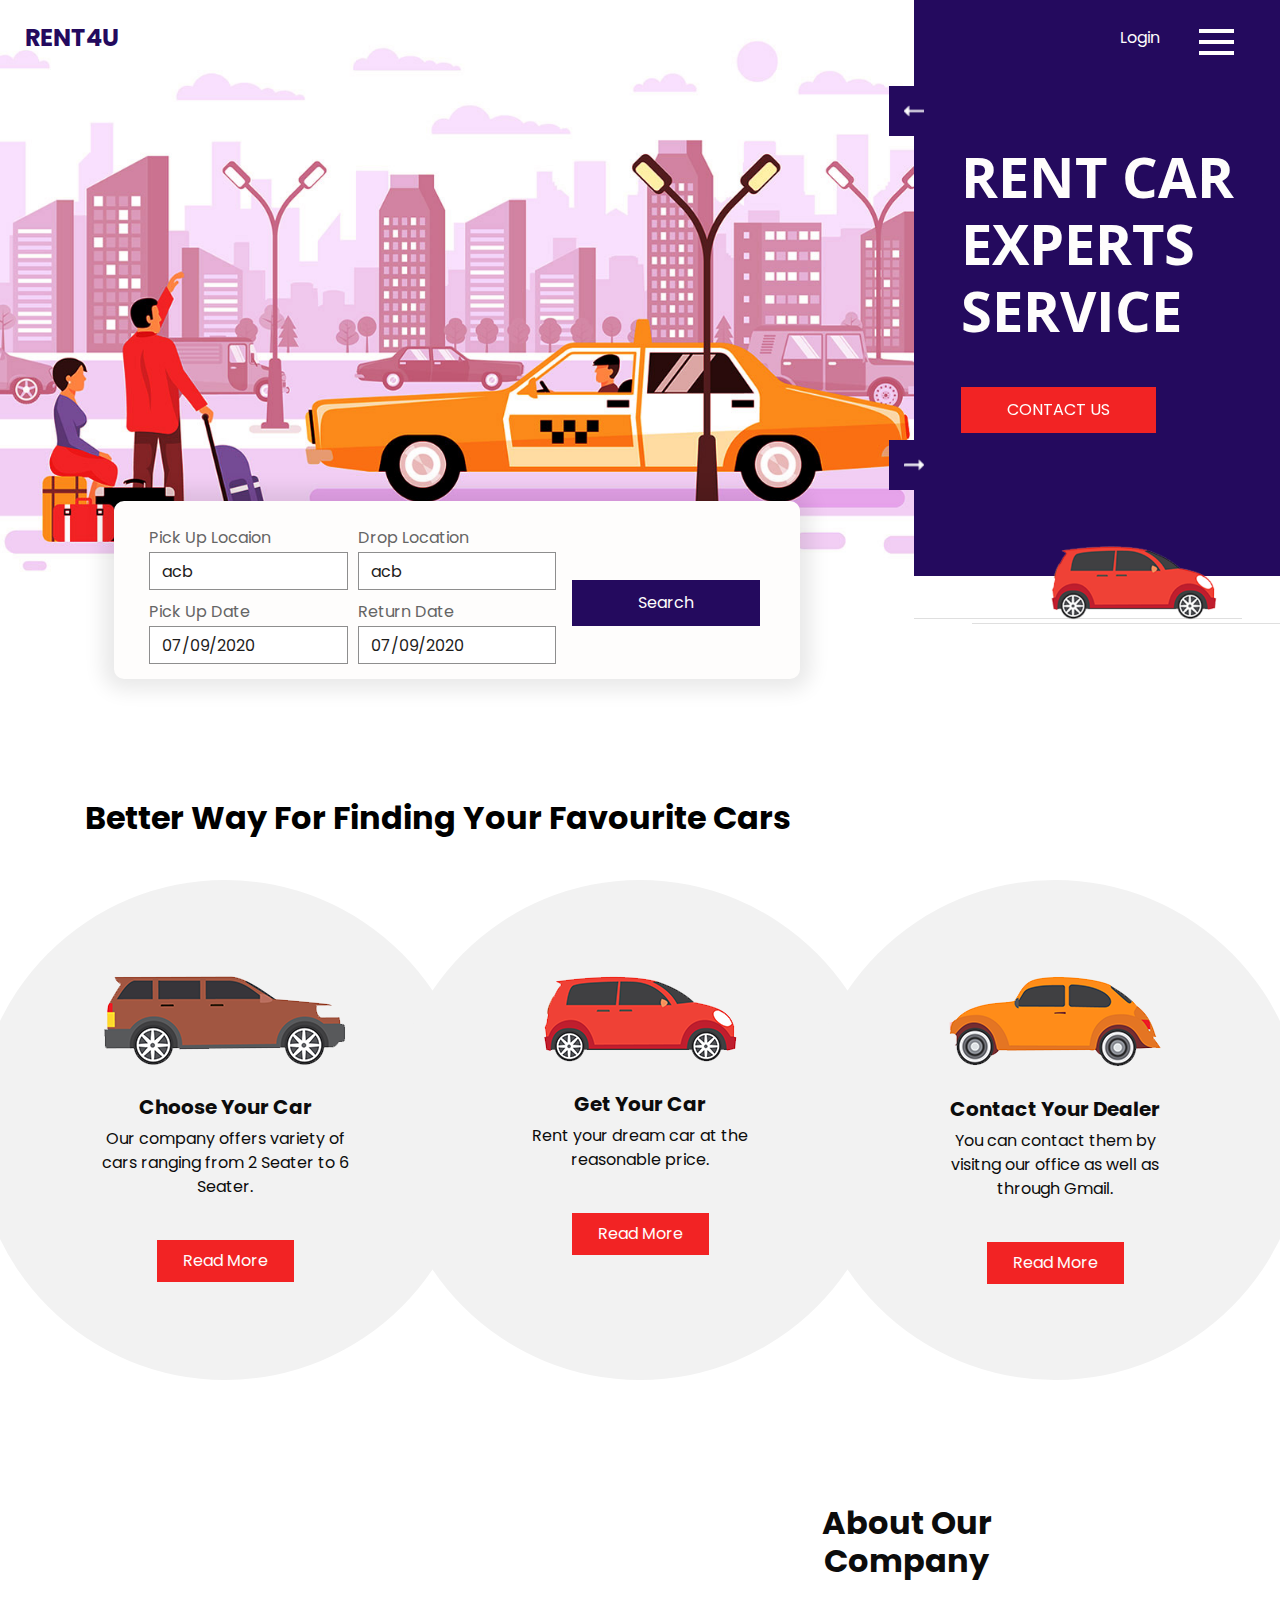
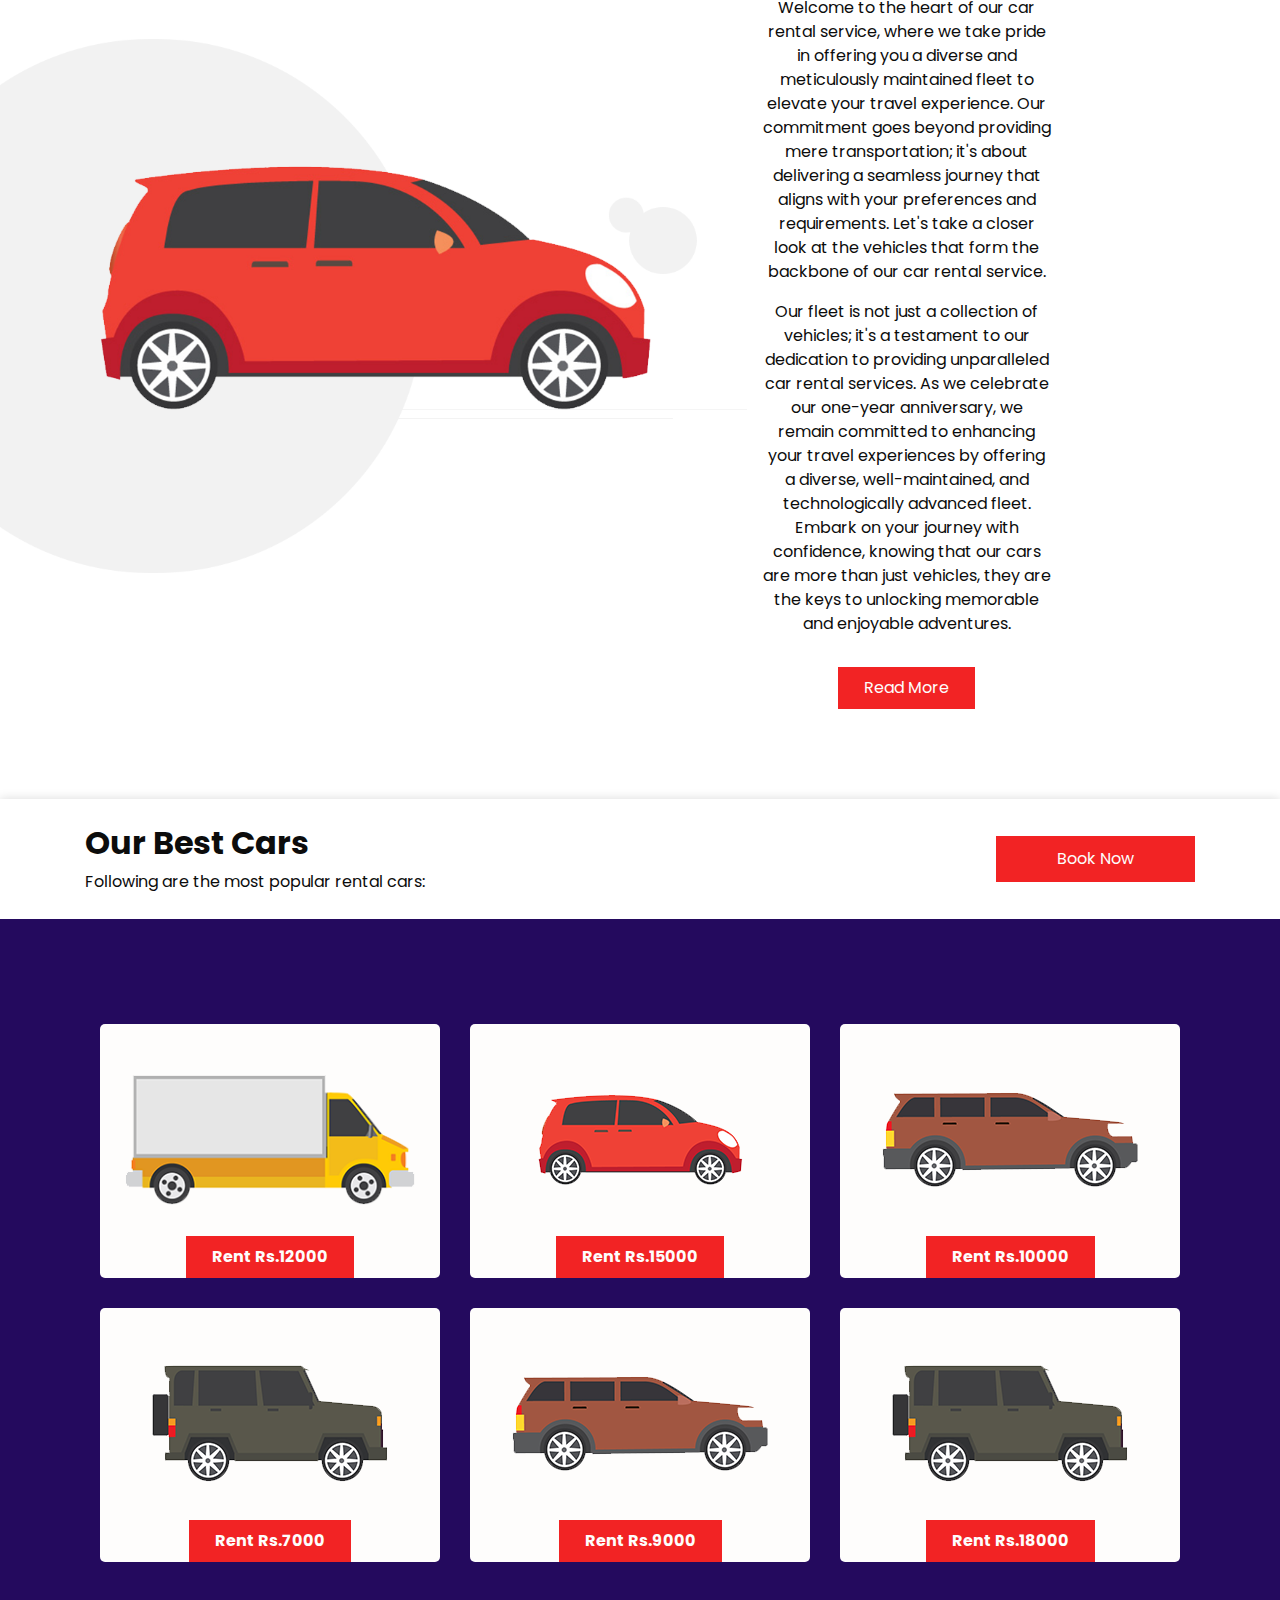
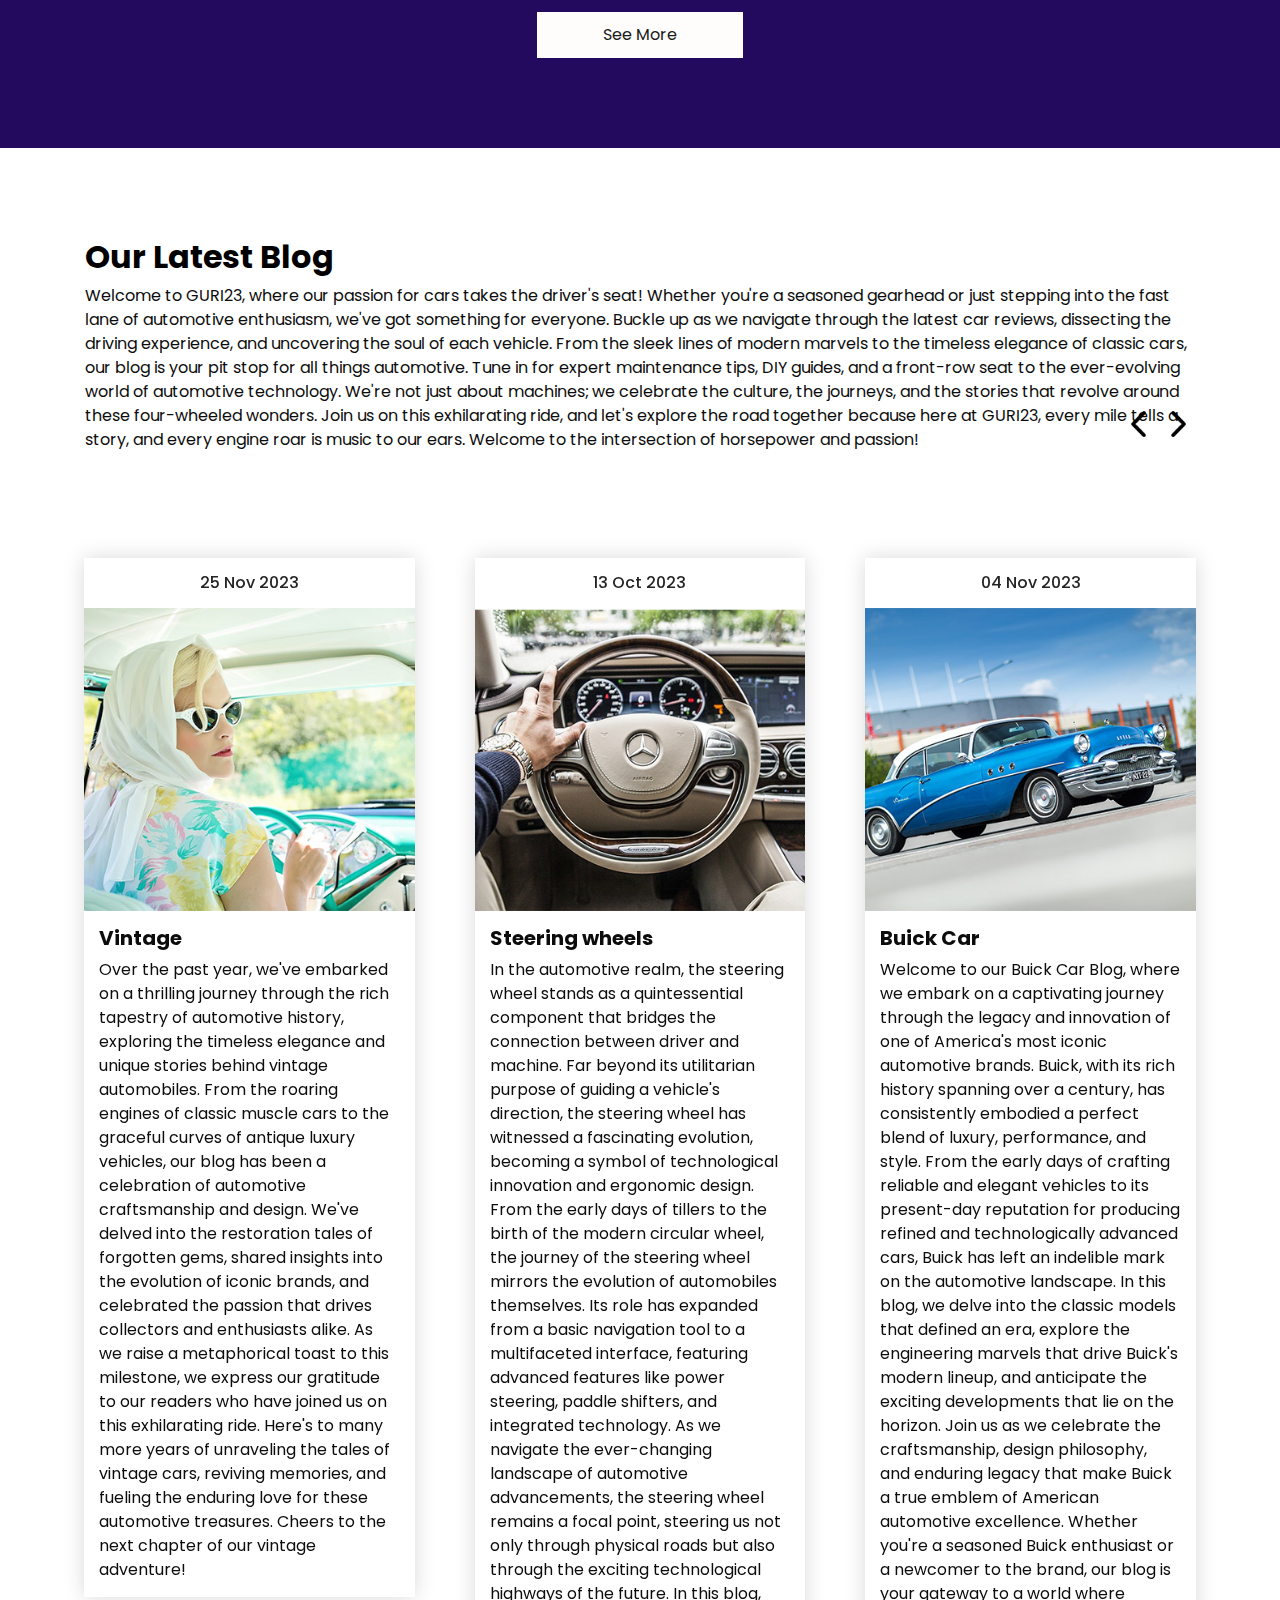
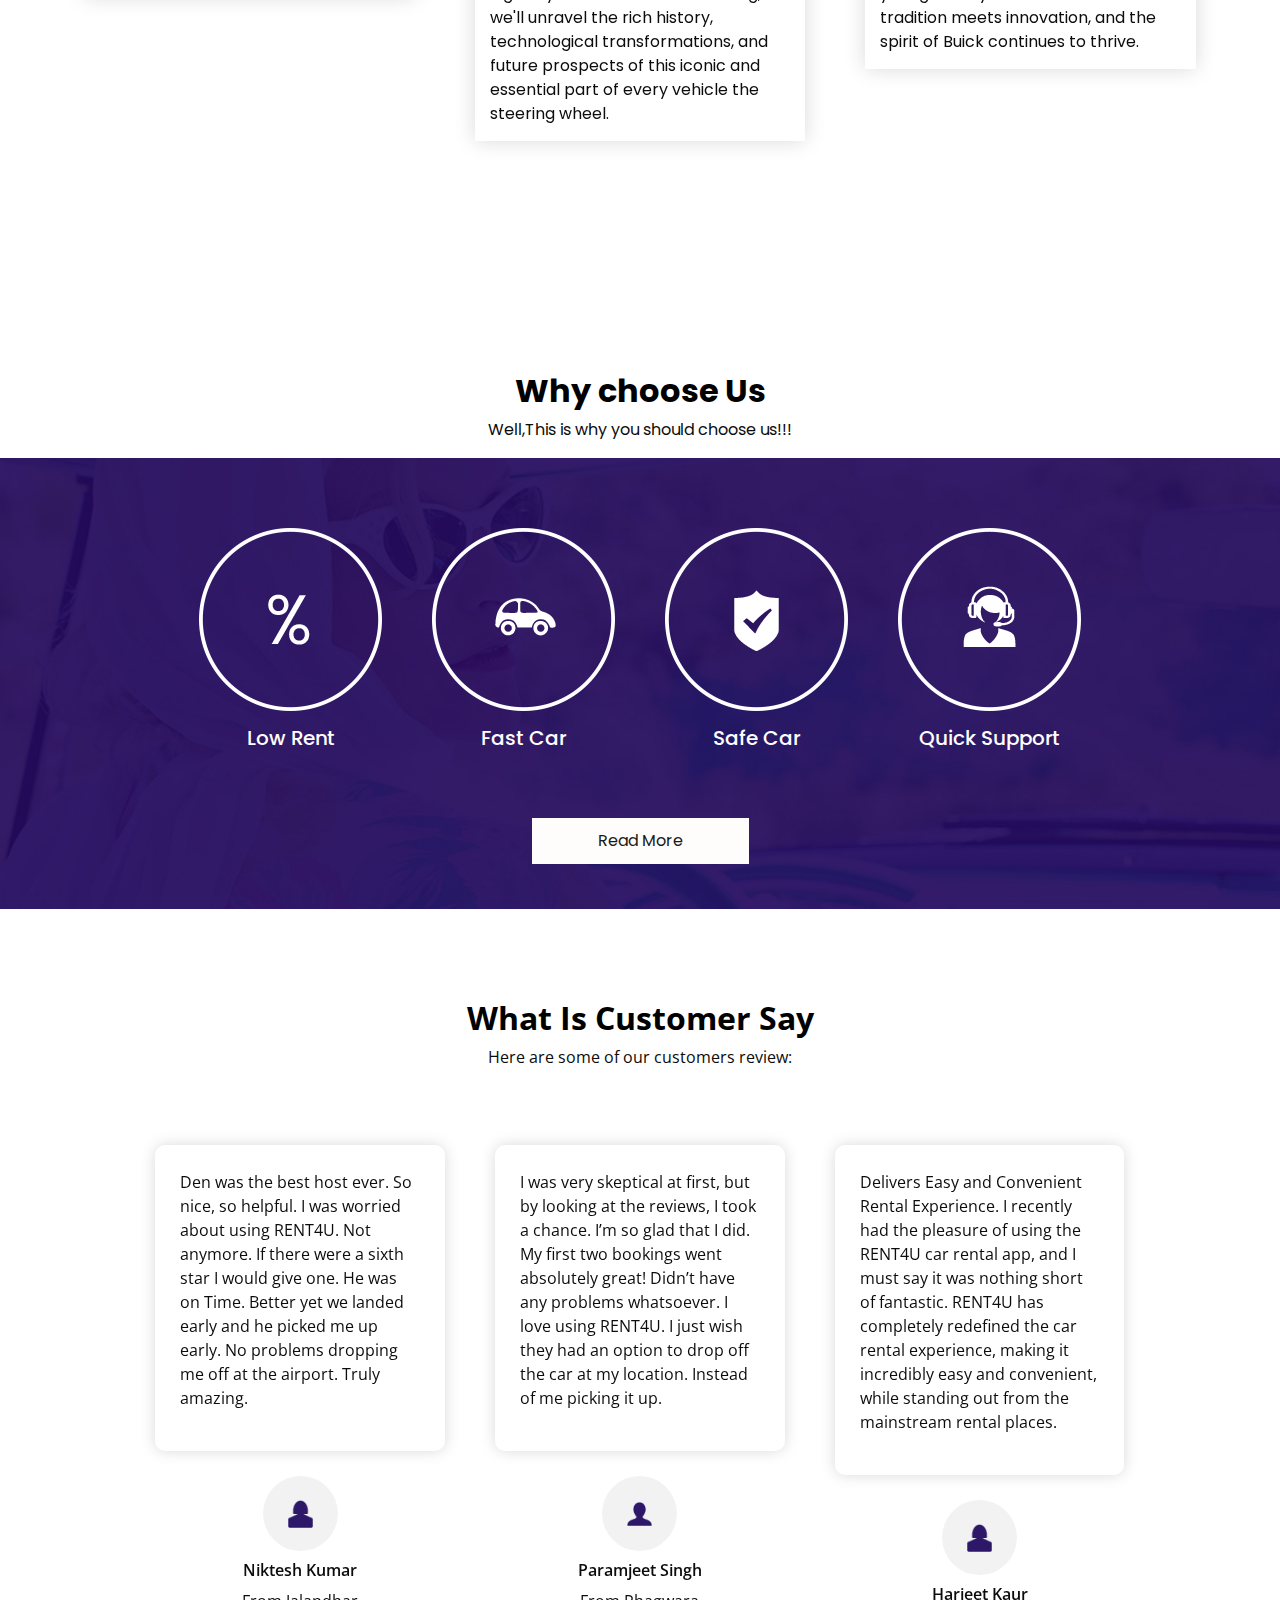
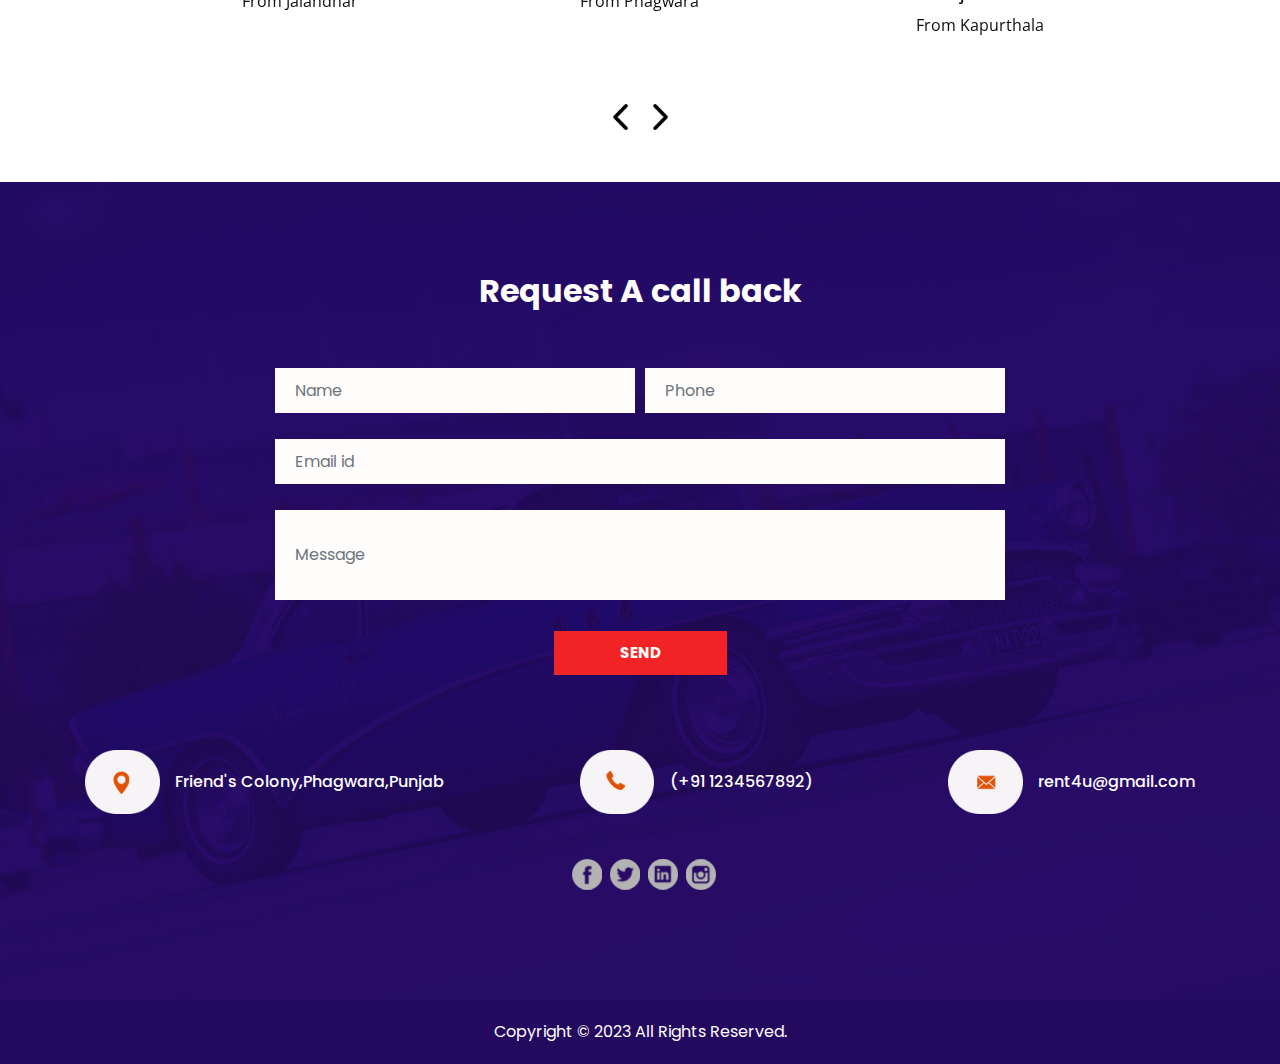
<file: CSE326 PROJECT/index.html>
<!DOCTYPE html>
<html>

<head>
  <meta charset="utf-8" />
  <meta http-equiv="X-UA-Compatible" content="IE=edge" />
  <meta name="viewport" content="width=device-width, initial-scale=1, shrink-to-fit=no" />
  <meta name="keywords" content="" />
  <meta name="description" content="" />
  <meta name="author" content="" />

  <title>RENT4U</title>

  <link rel="stylesheet" type="text/css" href="https://cdnjs.cloudflare.com/ajax/libs/OwlCarousel2/2.3.4/assets/owl.carousel.min.css" />

  <link rel="stylesheet" type="text/css" href="css/bootstrap.css" />

  <link href="https://fonts.googleapis.com/css?family=Open+Sans:400,700|Poppins:400,600,700&display=swap" rel="stylesheet">

  <link href="css/style.css" rel="stylesheet" />
  <link href="css/responsive.css" rel="stylesheet" />
</head>

<body>
  <div class="hero_area">
    <header class="header_section">
      <div class="container-fluid">
        <nav class="navbar navbar-expand-lg custom_nav-container">
          <a class="navbar-brand" href="index.html">
            <span>
              RENT4U
            </span>
          </a>

          <div class="navbar-collapse" id="">
            <div class="user_option">
              <a href="login.html">
                Login
              </a>
            </div>
            <div class="custom_menu-btn">
              <button onclick="openNav()">
                <span class="s-1"> </span>
                <span class="s-2"> </span>
                <span class="s-3"> </span>
              </button>
            </div>
            <div id="myNav" class="overlay">
              <div class="overlay-content">
                <a href="index.html">Home</a>
                <a href="about.html">About</a>
                <a href="car.html">Cars</a>
                <a href="blog.html">Blog</a>
                <a href="contact.html">Contact Us</a>
                <a href="login.html">Login</a>
              </div>
            </div>
          </div>
        </nav>
      </div>
    </header>
    <section class=" slider_section position-relative">
      <div class="slider_container">
        <div class="img-box">
          <img src="images/hero-img.jpg" alt="">
        </div>
        <div class="detail_container">
          <div id="carouselExampleControls" class="carousel slide" data-ride="carousel">
            <div class="carousel-inner">
              <div class="carousel-item active">
                <div class="detail-box">
                  <h1>
                    Rent Car <br>
                    Experts <br>
                    Service
                  </h1>
                  <a href="">
                    Contact Us
                  </a>
                </div>
              </div>
              <div class="carousel-item">
                <div class="detail-box">
                  <h1>
                    Rent Car <br>
                    Experts <br>
                    Service
                  </h1>
                  <a href="">
                    Contact Us
                  </a>
                </div>
              </div>
              <div class="carousel-item">
                <div class="detail-box">
                  <h1>
                    Rent Car <br>
                    Experts <br>
                    Service
                  </h1>
                  <a href="">
                    Contact Us
                  </a>
                </div>
              </div>
            </div>
            <a class="carousel-control-prev" href="#carouselExampleControls" role="button" data-slide="prev">
              <span class="sr-only">Previous</span>
            </a>
            <a class="carousel-control-next" href="#carouselExampleControls" role="button" data-slide="next">
              <span class="sr-only">Next</span>
            </a>
          </div>

        </div>
      </div>
    </section>
  </div>
  <section class="book_section">
    <div class="form_container">
      <form action="">
        <div class="form-row">
          <div class="col-lg-8">
            <div class="form-row">
              <div class="col-md-6">
                <label for="parkingName">Pick Up Locaion</label>
                <input type="text" class="form-control" placeholder="acb ">
              </div>
              <div class="col-md-6">
                <label for="parkingNumber">Drop Location</label>
                <input type="text" class="form-control" placeholder="acb ">
              </div>
            </div>
            <div class="form-row">
              <div class="col-md-6">
                <label for="parkingName">Pick Up Date</label>
                <input type="text" class="form-control" placeholder="07/09/2020">
              </div>
              <div class="col-md-6">
                <label for="parkingNumber">Return Date</label>
                <input type="text" class="form-control" placeholder="07/09/2020">
              </div>
            </div>
          </div>
          <div class="col-lg-4">
            <div class="btn-container">
              <button type="submit" class="">
                Search
              </button>
            </div>
          </div>
        </div>

      </form>
    </div>
    <div class="img-box">
      <img src="images/book-car.png" alt="">
    </div>
  </section>
  <section class="car_section layout_padding2-top layout_padding-bottom">
    <div class="container">
      <div class="heading_container">
        <h2>
          Better Way For Finding Your Favourite Cars
        </h2>
      </div>
      <div class="car_container">
        <div class="box">
          <div class="img-box">
            <img src="images/c-1.png" alt="">
          </div>
          <div class="detail-box">
            <h5>
              Choose Your Car
            </h5>
            <p>
              Our company offers variety of cars ranging from 2 Seater to 6 Seater.
            </p>
            <a href="">
              Read More
            </a>
          </div>
        </div>
        <div class="box">
          <div class="img-box">
            <img src="images/c-2.png" alt="">
          </div>
          <div class="detail-box">
            <h5>
              Get Your Car
            </h5>
            <p>
              Rent your dream car at the reasonable price.
            </p>
            <a href="">
              Read More
            </a>
          </div>
        </div>
        <div class="box">
          <div class="img-box">
            <img src="images/c-3.png" alt="">
          </div>
          <div class="detail-box">
            <h5>
              Contact Your Dealer
            </h5>
            <p>
              You can contact them by visitng our office as well as through Gmail.
            </p>
            <a href="">
              Read More
            </a>
          </div>
        </div>
      </div>
    </div>
  </section>
  <section class="about_section layout_padding-bottom">
    <div class="container-fluid">
      <div class="row">
        <div class="col-md-7 px-0">
          <div class="img-box">
            <img src="images/about-img.png" alt="">
          </div>
        </div>
        <div class="col-md-4 col-lg-3">
          <div class="detail-box">
            <h2>
              About Our Company
            </h2>
            <p>
              Welcome to the heart of our car rental service, where we take pride in offering you a diverse and meticulously maintained fleet to elevate your travel experience. Our commitment goes beyond providing mere transportation; it's about delivering a seamless journey that aligns with your preferences and requirements. Let's take a closer look at the vehicles that form the backbone of our car rental service.
            </p>
            <p>
              Our fleet is not just a collection of vehicles; it's a testament to our dedication to providing unparalleled car rental services. As we celebrate our one-year anniversary, we remain committed to enhancing your travel experiences by offering a diverse, well-maintained, and technologically advanced fleet. Embark on your journey with confidence, knowing that our cars are more than just vehicles, they are the keys to unlocking memorable and enjoyable adventures.
            </p>
            <a href="">
              Read More
            </a>
          </div>
        </div>
      </div>
    </div>
  </section>
  <section class="best_section">
    <div class="container">
      <div class="book_now">
        <div class="detail-box">
          <h2>
            Our Best Cars
          </h2>
          <p>
            Following are the most popular rental cars:
          </p>
        </div>
        <div class="btn-box">
          <a href="">
            Book Now
          </a>
        </div>
      </div>
    </div>
  </section>
  <section class="rent_section layout_padding">
    <div class="container">
      <div class="rent_container">
        <div class="box">
          <div class="img-box">
            <img src="images/r-1.png" alt="">
          </div>
          <div class="price">
            <a href="">
              Rent Rs.12000
            </a>
          </div>
        </div>
        <div class="box">
          <div class="img-box">
            <img src="images/r-2.png" alt="">
          </div>
          <div class="price">
            <a href="">
              Rent Rs.15000
            </a>
          </div>
        </div>
        <div class="box">
          <div class="img-box">
            <img src="images/r-3.png" alt="">
          </div>
          <div class="price">
            <a href="">
              Rent Rs.10000
            </a>
          </div>
        </div>
        <div class="box">
          <div class="img-box">
            <img src="images/r-4.png" alt="">
          </div>
          <div class="price">
            <a href="">
              Rent Rs.7000
            </a>
          </div>
        </div>
        <div class="box">
          <div class="img-box">
            <img src="images/r-5.png" alt="">
          </div>
          <div class="price">
            <a href="">
              Rent Rs.9000
            </a>
          </div>
        </div>
        <div class="box">
          <div class="img-box">
            <img src="images/r-6.png" alt="">
          </div>
          <div class="price">
            <a href="">
              Rent Rs.18000
            </a>
          </div>
        </div>
      </div>
      <div class="btn-box">
        <a href="">
          See More
        </a>
      </div>
    </div>
  </section>
  <section class="blog_section layout_padding">
    <div class="container">
      <div class="heading_container">
        <h2>
          Our Latest Blog
        </h2>
        <p>
          Welcome to GURI23, where our passion for cars takes the driver's seat! Whether you're a seasoned gearhead or just stepping into the fast lane of automotive enthusiasm, we've got something for everyone. Buckle up as we navigate through the latest car reviews, dissecting the driving experience, and uncovering the soul of each vehicle. From the sleek lines of modern marvels to the timeless elegance of classic cars, our blog is your pit stop for all things automotive. Tune in for expert maintenance tips, DIY guides, and a front-row seat to the ever-evolving world of automotive technology. We're not just about machines; we celebrate the culture, the journeys, and the stories that revolve around these four-wheeled wonders. Join us on this exhilarating ride, and let's explore the road together because here at GURI23, every mile tells a story, and every engine roar is music to our ears. Welcome to the intersection of horsepower and passion!
        </p>
      </div>
    </div>
    <div class="blog_container">
      <div class="layout_padding2-top">
        <div class="carousel-wrap ">
          <div class="owl-carousel">
            <div class="item">
              <div class="box">
                <div class="date-box">
                  <h6>
                    25 Nov 2023
                  </h6>
                </div>
                <div class="img-box">
                  <img src="images/b-1.jpg" alt="">
                </div>
                <div class="detail-box">
                  <h5>
                    Vintage
                  </h5>
                  <p>
                    Over the past year, we've embarked on a thrilling journey through the rich tapestry of automotive history, exploring the timeless elegance and unique stories behind vintage automobiles. From the roaring engines of classic muscle cars to the graceful curves of antique luxury vehicles, our blog has been a celebration of automotive craftsmanship and design. We've delved into the restoration tales of forgotten gems, shared insights into the evolution of iconic brands, and celebrated the passion that drives collectors and enthusiasts alike. As we raise a metaphorical toast to this milestone, we express our gratitude to our readers who have joined us on this exhilarating ride. Here's to many more years of unraveling the tales of vintage cars, reviving memories, and fueling the enduring love for these automotive treasures. Cheers to the next chapter of our vintage adventure! </p>
                </div>
              </div>
            </div>
            <div class="item">
              <div class="box">
                <div class="date-box">
                  <h6>
                    13 Oct 2023
                  </h6>
                </div>
                <div class="img-box">
                  <img src="images/b-2.jpg" alt="">
                </div>
                <div class="detail-box">
                  <h5>
                    Steering wheels
                  </h5>
                  <p>
                    In the automotive realm, the steering wheel stands as a quintessential component that bridges the connection between driver and machine. Far beyond its utilitarian purpose of guiding a vehicle's direction, the steering wheel has witnessed a fascinating evolution, becoming a symbol of technological innovation and ergonomic design. From the early days of tillers to the birth of the modern circular wheel, the journey of the steering wheel mirrors the evolution of automobiles themselves. Its role has expanded from a basic navigation tool to a multifaceted interface, featuring advanced features like power steering, paddle shifters, and integrated technology. As we navigate the ever-changing landscape of automotive advancements, the steering wheel remains a focal point, steering us not only through physical roads but also through the exciting technological highways of the future. In this blog, we'll unravel the rich history, technological transformations, and future prospects of this iconic and essential part of every vehicle the steering wheel.</p>
                </div>
              </div>
            </div>
            <div class="item">
              <div class="box">
                <div class="date-box">
                  <h6>
                    04 Nov 2023
                  </h6>
                </div>
                <div class="img-box">
                  <img src="images/b-3.jpg" alt="">
                </div>
                <div class="detail-box">
                  <h5>
                    Buick Car
                  </h5>
                  <p>
                    Welcome to our Buick Car Blog, where we embark on a captivating journey through the legacy and innovation of one of America's most iconic automotive brands. Buick, with its rich history spanning over a century, has consistently embodied a perfect blend of luxury, performance, and style. From the early days of crafting reliable and elegant vehicles to its present-day reputation for producing refined and technologically advanced cars, Buick has left an indelible mark on the automotive landscape. In this blog, we delve into the classic models that defined an era, explore the engineering marvels that drive Buick's modern lineup, and anticipate the exciting developments that lie on the horizon. Join us as we celebrate the craftsmanship, design philosophy, and enduring legacy that make Buick a true emblem of American automotive excellence. Whether you're a seasoned Buick enthusiast or a newcomer to the brand, our blog is your gateway to a world where tradition meets innovation, and the spirit of Buick continues to thrive. </p>
                </div>
              </div>
            </div>
            <div class="item">
              <div class="box">
                <div class="date-box">
                  <h6>
                    23 Aug 2023
                  </h6>
                </div>
                <div class="img-box">
                  <img src="images/b-2.jpg" alt="">
                </div>
                <div class="detail-box">
                  <h5>
                    Steering wheels
                  </h5>
                  <p>
                    In the intricate dance between driver and machine, the steering wheel emerges as a pivotal conductor of control and connection. Far more than a mere instrument for changing direction, the steering wheel has evolved over the years into a testament of automotive ingenuity and ergonomic design. From the early days of rudimentary tillers to the sleek and multifunctional wheels of today, its transformation mirrors the ever-evolving relationship between humans and automobiles. Beyond its utilitarian roots, the steering wheel has become a canvas for innovation, incorporating features like power steering, paddle shifters, and integrated technologies. It is not just a means of navigation but a tactile interface, offering drivers a tangible connection to the road and the driving experience. As technology propels us into an era of autonomous driving, the steering wheel remains a symbol of the enduring bond between driver and car, a tangible reminder that, even in the face of advancing automation, the thrill of the open road lies at the grasp of our hands. Join us in this exploration of the past, present, and future of the steering wheel, where form meets function, and the art of driving finds its truest expression. </p>
                </div>
              </div>
            </div>
          </div>
        </div>
      </div>
    </div>
  </section>
  <section class="us_section">
    <div class="container">
      <div class="heading_container">
        <h2>
          Why choose Us
        </h2>
        <p>
          Well,This is why you should choose us!!!
        </p>
      </div>
    </div>
    <div class="us_container layout_padding2">
      <div class="content_box">
        <div class="box">
          <div class="img-box">
            <img src="images/u-1.png" alt="">
          </div>
          <div class="detail-box">
            <h5>
              Low Rent
            </h5>
          </div>
        </div>
        <div class="box">
          <div class="img-box">
            <img src="images/u-2.png" alt="">
          </div>
          <div class="detail-box">
            <h5>
              Fast Car
            </h5>
          </div>
        </div>
        <div class="box">
          <div class="img-box">
            <img src="images/u-3.png" alt="">
          </div>
          <div class="detail-box">
            <h5>
              Safe Car
            </h5>
          </div>
        </div>
        <div class="box">
          <div class="img-box">
            <img src="images/u-4.png" alt="">
          </div>
          <div class="detail-box">
            <h5>
              Quick Support
            </h5>
          </div>
        </div>
      </div>
      <div class="btn-box">
        <a href="">
          Read More
        </a>
      </div>
    </div>
  </section>
  <section class="client_section layout_padding">
    <div class="container">
      <div class="heading_container">
        <h2>
          What Is Customer Say
        </h2>
        <p>
          Here are some of our customers review:
        </p>
      </div>
      <div class="layout_padding2-top">
        <div class="carousel-wrap ">
          <div class="owl-carousel">
            <div class="item">
              <div class="box">
                <div class="detail-box">
                  <p>
                    Den was the best host ever. So nice, so helpful. I was worried about using RENT4U. Not anymore. If there were a sixth star I would give one. He was on Time. Better yet we landed early and he picked me up early. No problems dropping me off at the airport. Truly amazing.
                  </p>
                </div>
                <div class="client_id">
                  <div class="img-box">
                    <img src="images/client-1.png" alt="" class="img-1">
                    <img src="images/client-1-white.png" alt="" class="img-2">
                  </div>
                  <div class="name">
                    <h6>
                      Niktesh Kumar
                    </h6>
                    <p>
                      From Jalandhar
                    </p>
                  </div>
                </div>
              </div>
            </div>
            <div class="item">
              <div class="box">
                <div class="detail-box">
                  <p>
                    I was very skeptical at first, but by looking at the reviews, I took a chance. I’m so glad that I did. My first two bookings went absolutely great! Didn’t have any problems whatsoever. I love using RENT4U. I just wish they had an option to drop off the car at my location. Instead of me picking it up.
                  </p>
                </div>
                <div class="client_id">
                  <div class="img-box">
                    <img src="images/client-2.png" alt="" class="img-1">
                    <img src="images/client-2-white.png" alt="" class="img-2">
                  </div>
                  <div class="name">
                    <h6>
                      Paramjeet Singh
                    </h6>
                    <p>
                      From Phagwara
                    </p>
                  </div>
                </div>
              </div>
            </div>
            <div class="item">
              <div class="box">
                <div class="detail-box">
                  <p>
                    Delivers Easy and Convenient Rental Experience. I recently had the pleasure of using the RENT4U car rental app, and I must say it was nothing short of fantastic. RENT4U has completely redefined the car rental experience, making it incredibly easy and convenient, while standing out from the mainstream rental places.
                  </p>
                </div>
                <div class="client_id">
                  <div class="img-box">
                    <img src="images/client-1.png" alt="" class="img-1">
                    <img src="images/client-1-white.png" alt="" class="img-2">
                  </div>
                  <div class="name">
                    <h6>
                      Harjeet Kaur
                    </h6>
                    <p>
                      From Kapurthala
                    </p>
                  </div>
                </div>
              </div>
            </div>
            <div class="item">
              <div class="box">
                <div class="detail-box">
                  <p>
                    It was great to have an option to rent a Supra! I am in the market to purchase one, this gave me the best opportunity possible to try this vehicle out.
                  </p>
                </div>
                <div class="client_id">
                  <div class="img-box">
                    <img src="images/client-1.png" alt="" class="img-1">
                    <img src="images/client-1-white.png" alt="" class="img-2">
                  </div>
                  <div class="name">
                    <h6>
                      Manmeet Singh
                    </h6>
                    <p>
                      From Jagraon
                    </p>
                  </div>
                </div>
              </div>
            </div>
          </div>
        </div>
      </div>

    </div>
  </section>
  <section class="contact_section layout_padding">
    <div class="container">
      <div class="heading_container">
        <h2>
          Request A call back
        </h2>
      </div>
      <div class="row">
        <div class="col-md-8 mx-auto">
          <div class="form_container">
            <form>
              <div class="form-row">
                <div class="form-group col-md-6">
                  <input type="text" class="form-control" id="inputName4" placeholder="Name ">
                </div>
                <div class="form-group col-md-6">
                  <input type="text" class="form-control" id="inputSubject4" placeholder="Phone">
                </div>
              </div>
              <div class="form-row">
                <div class="form-group col">
                  <input type="email" class="form-control" id="inputEmail4" placeholder="Email id">
                </div>
              </div>
              <div class="form-group">
                <input type="text" class="form-control" id="inputMessage" placeholder="Message">
              </div>
              <div class="d-flex justify-content-center">
                <button type="submit" class="">Send</button>
              </div>
            </form>
          </div>
        </div>
      </div>
      <div class="contact_items">

        <a href="">
          <div class="img-box">
            <img src="images/location.png" alt="">
          </div>
          <h6>
            Friend's Colony,Phagwara,Punjab
          </h6>
        </a>
        <a href="">
          <div class="img-box">
            <img src="images/call.png" alt="">
          </div>
          <h6>
            (+91 1234567892)
          </h6>
        </a>
        <a href="">
          <div class="img-box">
            <img src="images/mail.png" alt="">
          </div>
          <h6>
            rent4u@gmail.com
          </h6>
        </a>

      </div>
      <div class="social_container">
        <div class="social-box">
          <div>
            <a href="">
              <img src="images/fb.png" alt="">
            </a>
          </div>
          <div>
            <a href="">
              <img src="images/twitter.png" alt="">
            </a>
          </div>
          <div>
            <a href="">
              <img src="images/linkedin.png" alt="">
            </a>
          </div>
          <div>
            <a href="">
              <img src="images/insta.png" alt="">
            </a>
          </div>
        </div>
      </div>
    </div>
  </section>
  <footer class="container-fluid footer_section">
    <p>
      Copyright &copy; 2023 All Rights Reserved.
      <a href="https://html.design/"></a>
    </p>
  </footer>

  <script src="js/jquery-3.4.1.min.js"></script>
  <script src="js/bootstrap.js"></script>
  <script src="https://cdnjs.cloudflare.com/ajax/libs/OwlCarousel2/2.3.4/owl.carousel.min.js">
  </script>
  <script src="js/custom.js"></script>


</body>

</html>
</file>
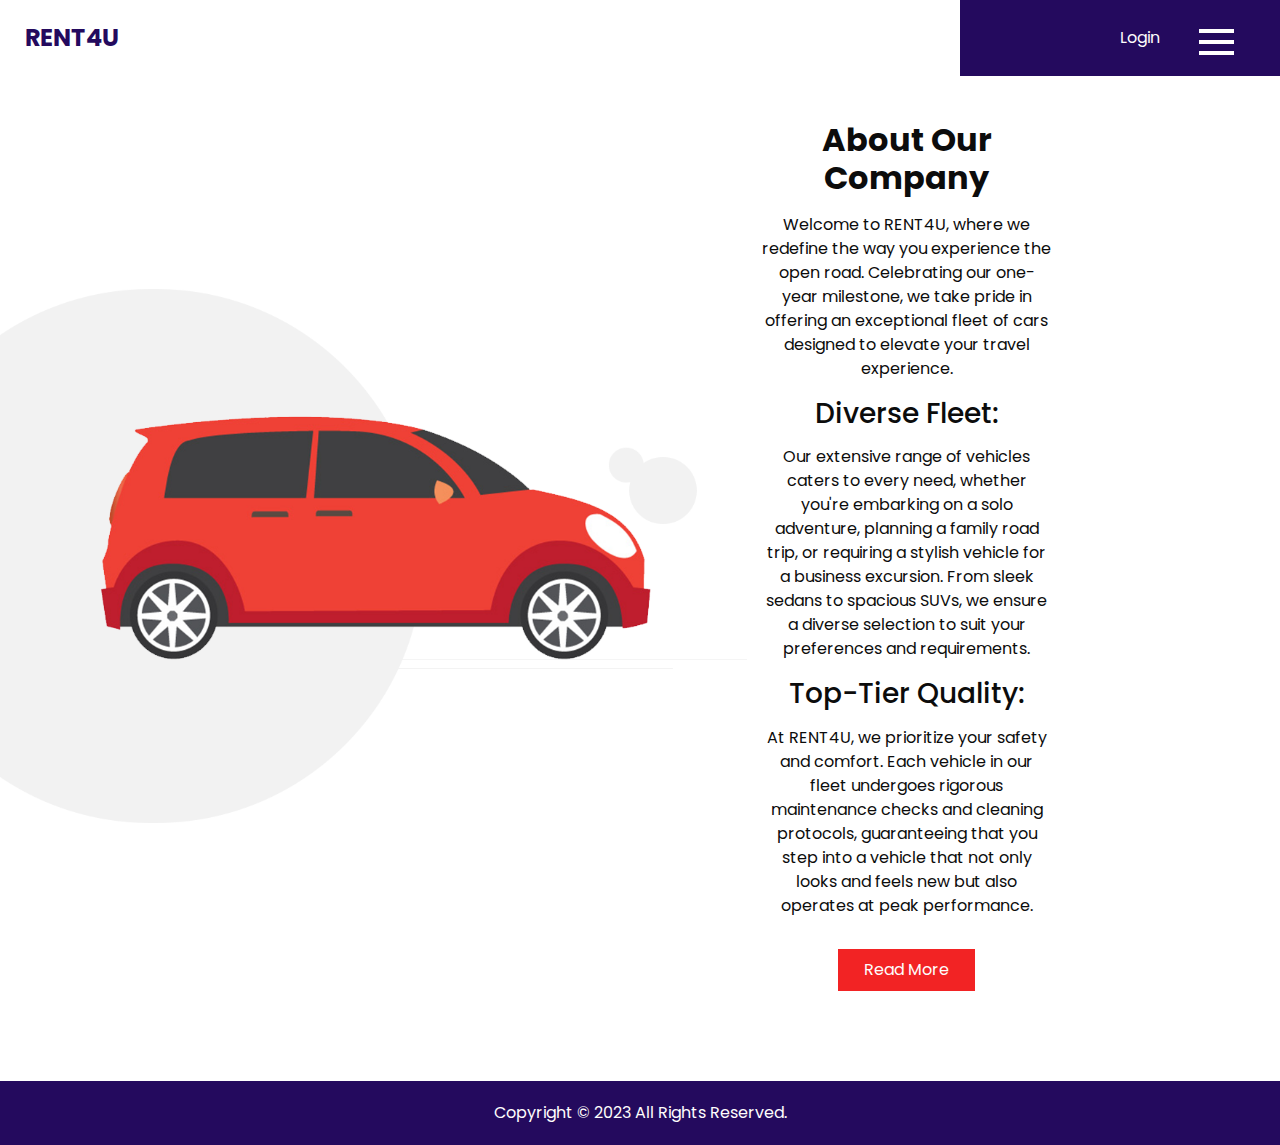
<file: CSE326 PROJECT/about.html>
<!DOCTYPE html>
<html>

<head>
  <meta charset="utf-8" />
  <meta http-equiv="X-UA-Compatible" content="IE=edge" />
  <meta name="viewport" content="width=device-width, initial-scale=1, shrink-to-fit=no" />
  <meta name="keywords" content="" />
  <meta name="description" content="" />
  <meta name="author" content="" />

  <title>RENT4U</title>

  <link rel="stylesheet" type="text/css" href="https://cdnjs.cloudflare.com/ajax/libs/OwlCarousel2/2.3.4/assets/owl.carousel.min.css" />

  <link rel="stylesheet" type="text/css" href="css/bootstrap.css" />

  <link href="https://fonts.googleapis.com/css?family=Open+Sans:400,700|Poppins:400,600,700&display=swap" rel="stylesheet">

  <link href="css/style.css" rel="stylesheet" />
  <link href="css/responsive.css" rel="stylesheet" />
</head>

<body class="sub_page">
  <div class="hero_area">
    <header class="header_section">
      <div class="container-fluid">
        <nav class="navbar navbar-expand-lg custom_nav-container">
          <a class="navbar-brand" href="index.html">
            <span>
              RENT4U
            </span>
          </a>

          <div class="navbar-collapse" id="">
            <div class="user_option">
              <a href="">
                Login
              </a>
            </div>
            <div class="custom_menu-btn">
              <button onclick="openNav()">
                <span class="s-1"> </span>
                <span class="s-2"> </span>
                <span class="s-3"> </span>
              </button>
            </div>
            <div id="myNav" class="overlay">
              <div class="overlay-content">
                <a href="index.html">Home</a>
                <a href="about.html">About</a>
                <a href="car.html">Cars</a>
                <a href="blog.html">Blog</a>
                <a href="contact.html">Contact Us</a>
                <a href="#">Login</a>
              </div>
            </div>
          </div>
        </nav>
      </div>
    </header>
  </div>

  <section class="about_section layout_padding2-top layout_padding-bottom ">
    <div class="container-fluid">
      <div class="row">
        <div class="col-md-7 px-0">
          <div class="img-box">
            <img src="images/about-img.png" alt="">
          </div>
        </div>
        <div class="col-md-4 col-lg-3">
          <div class="detail-box">
            <h2>
              About Our Company
            </h2>
            <p>
              Welcome to RENT4U, where we redefine the way you experience the open road. Celebrating our one-year milestone, we take pride in offering an exceptional fleet of cars designed to elevate your travel experience.
            </p>
            <h3>
              Diverse Fleet:
            </h3>
            <p>
              Our extensive range of vehicles caters to every need, whether you're embarking on a solo adventure, planning a family road trip, or requiring a stylish vehicle for a business excursion. From sleek sedans to spacious SUVs, we ensure a diverse selection to suit your preferences and requirements.
            </p>
            <h3>
              Top-Tier Quality:
            </h3>
            <p>
              At RENT4U, we prioritize your safety and comfort. Each vehicle in our fleet undergoes rigorous maintenance checks and cleaning protocols, guaranteeing that you step into a vehicle that not only looks and feels new but also operates at peak performance.
            </p>
            <a href="">
              Read More
            </a>
          </div>
        </div>
      </div>
    </div>
  </section>

  <footer class="container-fluid footer_section">
    <p>
      Copyright &copy; 2023 All Rights Reserved.
      <a href="https://html.design/"></a>
    </p>
  </footer>

  <script src="js/jquery-3.4.1.min.js"></script>
  <script src="js/bootstrap.js"></script>
  <script src="https://cdnjs.cloudflare.com/ajax/libs/OwlCarousel2/2.3.4/owl.carousel.min.js">
  </script>
  <script src="js/custom.js"></script>

</body>

</html>
</file>
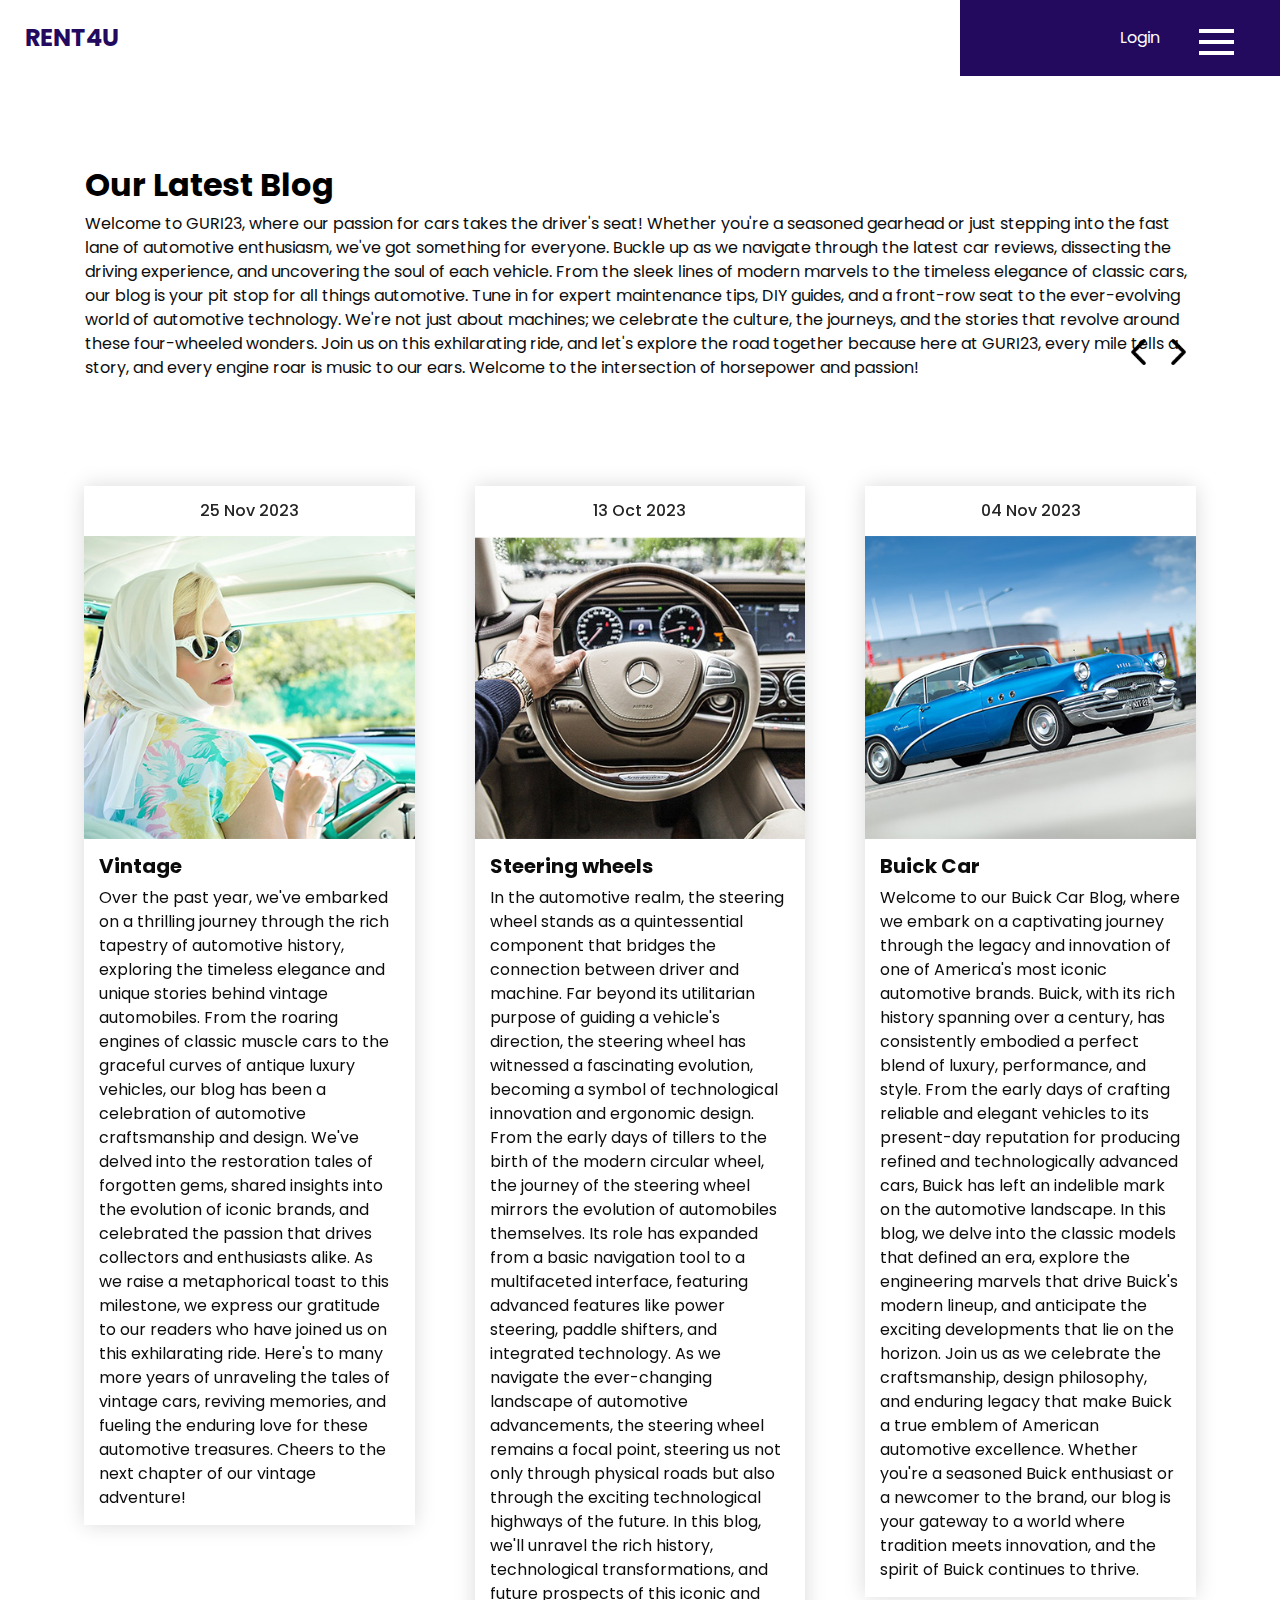
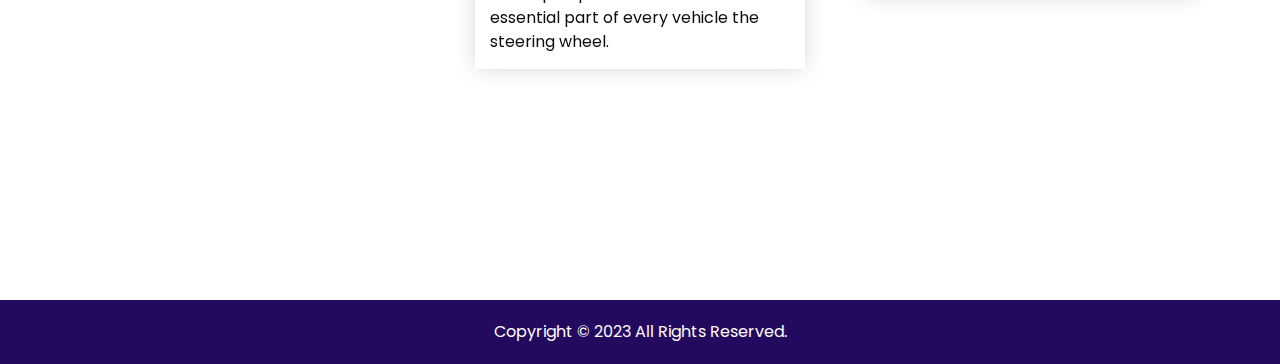
<file: CSE326 PROJECT/blog.html>
<!DOCTYPE html>
<html>

<head>
  <meta charset="utf-8" />
  <meta http-equiv="X-UA-Compatible" content="IE=edge" />
  <meta name="viewport" content="width=device-width, initial-scale=1, shrink-to-fit=no" />
  <meta name="keywords" content="" />
  <meta name="description" content="" />
  <meta name="author" content="" />

  <title>RENT4U</title>

  <link rel="stylesheet" type="text/css" href="https://cdnjs.cloudflare.com/ajax/libs/OwlCarousel2/2.3.4/assets/owl.carousel.min.css" />

  <link rel="stylesheet" type="text/css" href="css/bootstrap.css" />

  <link href="https://fonts.googleapis.com/css?family=Open+Sans:400,700|Poppins:400,600,700&display=swap" rel="stylesheet">

  <link href="css/style.css" rel="stylesheet" />
  <link href="css/responsive.css" rel="stylesheet" />
</head>

<body class="sub_page">
  <div class="hero_area">
    <header class="header_section">
      <div class="container-fluid">
        <nav class="navbar navbar-expand-lg custom_nav-container">
          <a class="navbar-brand" href="index.html">
            <span>
              RENT4U
            </span>
          </a>

          <div class="navbar-collapse" id="">
            <div class="user_option">
              <a href="">
                Login
              </a>
            </div>
            <div class="custom_menu-btn">
              <button onclick="openNav()">
                <span class="s-1"> </span>
                <span class="s-2"> </span>
                <span class="s-3"> </span>
              </button>
            </div>
            <div id="myNav" class="overlay">
              <div class="overlay-content">
                <a href="index.html">Home</a>
                <a href="about.html">About</a>
                <a href="car.html">Cars</a>
                <a href="blog.html">Blog</a>
                <a href="contact.html">Contact Us</a>
                <a href="#">Login</a>
              </div>
            </div>
          </div>
        </nav>
      </div>
    </header>
  </div>

  <section class="blog_section layout_padding">
    <div class="container">
      <div class="heading_container">
        <h2>
          Our Latest Blog
        </h2>
        <p>
          Welcome to GURI23, where our passion for cars takes the driver's seat! Whether you're a seasoned gearhead or just stepping into the fast lane of automotive enthusiasm, we've got something for everyone. Buckle up as we navigate through the latest car reviews, dissecting the driving experience, and uncovering the soul of each vehicle. From the sleek lines of modern marvels to the timeless elegance of classic cars, our blog is your pit stop for all things automotive. Tune in for expert maintenance tips, DIY guides, and a front-row seat to the ever-evolving world of automotive technology. We're not just about machines; we celebrate the culture, the journeys, and the stories that revolve around these four-wheeled wonders. Join us on this exhilarating ride, and let's explore the road together because here at GURI23, every mile tells a story, and every engine roar is music to our ears. Welcome to the intersection of horsepower and passion!
        </p>
      </div>
    </div>
    <div class="blog_container">
      <div class="layout_padding2-top">
        <div class="carousel-wrap ">
          <div class="owl-carousel">
            <div class="item">
              <div class="box">
                <div class="date-box">
                  <h6>
                    25 Nov 2023
                  </h6>
                </div>
                <div class="img-box">
                  <img src="images/b-1.jpg" alt="">
                </div>
                <div class="detail-box">
                  <h5>
                    Vintage
                  </h5>
                  <p>
                    Over the past year, we've embarked on a thrilling journey through the rich tapestry of automotive history, exploring the timeless elegance and unique stories behind vintage automobiles. From the roaring engines of classic muscle cars to the graceful curves of antique luxury vehicles, our blog has been a celebration of automotive craftsmanship and design. We've delved into the restoration tales of forgotten gems, shared insights into the evolution of iconic brands, and celebrated the passion that drives collectors and enthusiasts alike. As we raise a metaphorical toast to this milestone, we express our gratitude to our readers who have joined us on this exhilarating ride. Here's to many more years of unraveling the tales of vintage cars, reviving memories, and fueling the enduring love for these automotive treasures. Cheers to the next chapter of our vintage adventure!</p>
                </div>
              </div>
            </div>
            <div class="item">
              <div class="box">
                <div class="date-box">
                  <h6>
                    13 Oct 2023
                  </h6>
                </div>
                <div class="img-box">
                  <img src="images/b-2.jpg" alt="">
                </div>
                <div class="detail-box">
                  <h5>
                    Steering wheels
                  </h5>
                  <p>
                    In the automotive realm, the steering wheel stands as a quintessential component that bridges the connection between driver and machine. Far beyond its utilitarian purpose of guiding a vehicle's direction, the steering wheel has witnessed a fascinating evolution, becoming a symbol of technological innovation and ergonomic design. From the early days of tillers to the birth of the modern circular wheel, the journey of the steering wheel mirrors the evolution of automobiles themselves. Its role has expanded from a basic navigation tool to a multifaceted interface, featuring advanced features like power steering, paddle shifters, and integrated technology. As we navigate the ever-changing landscape of automotive advancements, the steering wheel remains a focal point, steering us not only through physical roads but also through the exciting technological highways of the future. In this blog, we'll unravel the rich history, technological transformations, and future prospects of this iconic and essential part of every vehicle the steering wheel. </p>
                </div>
              </div>
            </div>
            <div class="item">
              <div class="box">
                <div class="date-box">
                  <h6>
                    04 Nov 2023
                  </h6>
                </div>
                <div class="img-box">
                  <img src="images/b-3.jpg" alt="">
                </div>
                <div class="detail-box">
                  <h5>
                    Buick Car
                  </h5>
                  <p>
                    Welcome to our Buick Car Blog, where we embark on a captivating journey through the legacy and innovation of one of America's most iconic automotive brands. Buick, with its rich history spanning over a century, has consistently embodied a perfect blend of luxury, performance, and style. From the early days of crafting reliable and elegant vehicles to its present-day reputation for producing refined and technologically advanced cars, Buick has left an indelible mark on the automotive landscape. In this blog, we delve into the classic models that defined an era, explore the engineering marvels that drive Buick's modern lineup, and anticipate the exciting developments that lie on the horizon. Join us as we celebrate the craftsmanship, design philosophy, and enduring legacy that make Buick a true emblem of American automotive excellence. Whether you're a seasoned Buick enthusiast or a newcomer to the brand, our blog is your gateway to a world where tradition meets innovation, and the spirit of Buick continues to thrive. </p>
                </div>
              </div>
            </div>
            <div class="item">
              <div class="box">
                <div class="date-box">
                  <h6>
                    23 Aug 2023
                  </h6>
                </div>
                <div class="img-box">
                  <img src="images/b-2.jpg" alt="">
                </div>
                <div class="detail-box">
                  <h5>
                    Steering wheels
                  </h5>
                  <p>
                    In the intricate dance between driver and machine, the steering wheel emerges as a pivotal conductor of control and connection. Far more than a mere instrument for changing direction, the steering wheel has evolved over the years into a testament of automotive ingenuity and ergonomic design. From the early days of rudimentary tillers to the sleek and multifunctional wheels of today, its transformation mirrors the ever-evolving relationship between humans and automobiles. Beyond its utilitarian roots, the steering wheel has become a canvas for innovation, incorporating features like power steering, paddle shifters, and integrated technologies. It is not just a means of navigation but a tactile interface, offering drivers a tangible connection to the road and the driving experience. As technology propels us into an era of autonomous driving, the steering wheel remains a symbol of the enduring bond between driver and car, a tangible reminder that, even in the face of advancing automation, the thrill of the open road lies at the grasp of our hands. Join us in this exploration of the past, present, and future of the steering wheel, where form meets function, and the art of driving finds its truest expression. </p>
                </div>
              </div>
            </div>
          </div>
        </div>
      </div>
    </div>
  </section>
  <footer class="container-fluid footer_section">
    <p>
      Copyright &copy; 2023 All Rights Reserved.
      <a href="https://html.design/"></a>
    </p>
  </footer>

  <script src="js/jquery-3.4.1.min.js"></script>
  <script src="js/bootstrap.js"></script>
  <script src="https://cdnjs.cloudflare.com/ajax/libs/OwlCarousel2/2.3.4/owl.carousel.min.js">
  </script>
  <script src="js/custom.js"></script>

</body>

</html>
</file>
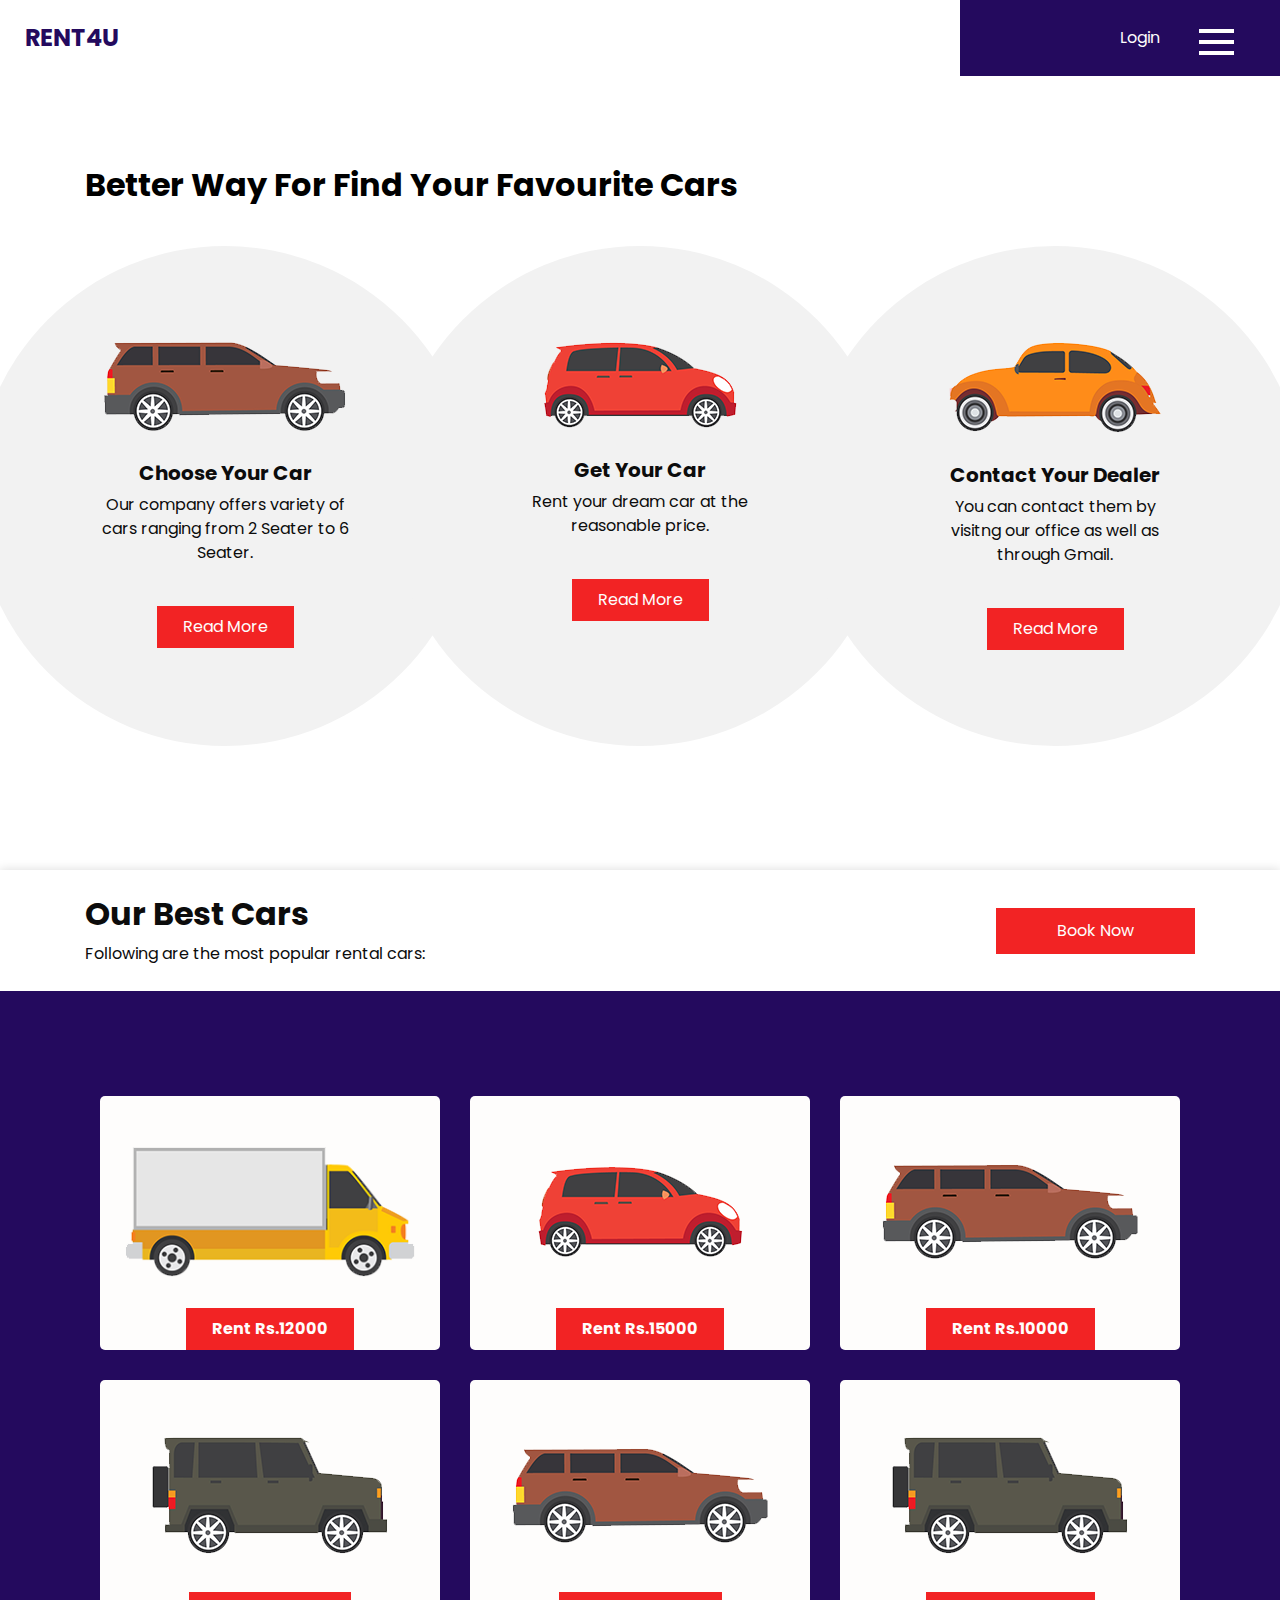
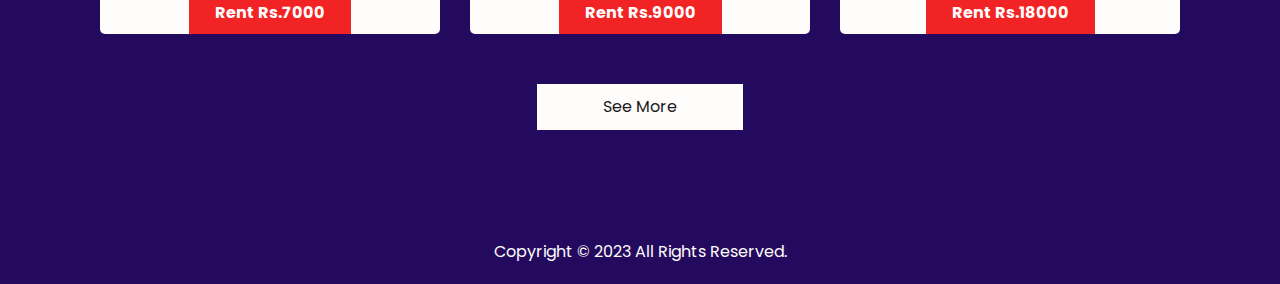
<file: CSE326 PROJECT/car.html>
<!DOCTYPE html>
<html>

<head>
  <meta charset="utf-8" />
  <meta http-equiv="X-UA-Compatible" content="IE=edge" />
  <meta name="viewport" content="width=device-width, initial-scale=1, shrink-to-fit=no" />
  <meta name="keywords" content="" />
  <meta name="description" content="" />
  <meta name="author" content="" />

  <title>RENT4U</title>

  <link rel="stylesheet" type="text/css" href="https://cdnjs.cloudflare.com/ajax/libs/OwlCarousel2/2.3.4/assets/owl.carousel.min.css" />

  <link rel="stylesheet" type="text/css" href="css/bootstrap.css" />

  <link href="https://fonts.googleapis.com/css?family=Open+Sans:400,700|Poppins:400,600,700&display=swap" rel="stylesheet">

  <link href="css/style.css" rel="stylesheet" />
  <link href="css/responsive.css" rel="stylesheet" />
</head>

<body class="sub_page">
  <div class="hero_area">
    <header class="header_section">
      <div class="container-fluid">
        <nav class="navbar navbar-expand-lg custom_nav-container">
          <a class="navbar-brand" href="index.html">
            <span>
              RENT4U
            </span>
          </a>
          <div class="navbar-collapse" id="">
            <div class="user_option">
              <a href="">
                Login
              </a>
            </div>
            <div class="custom_menu-btn">
              <button onclick="openNav()">
                <span class="s-1"> </span>
                <span class="s-2"> </span>
                <span class="s-3"> </span>
              </button>
            </div>
            <div id="myNav" class="overlay">
              <div class="overlay-content">
                <a href="index.html">Home</a>
                <a href="about.html">About</a>
                <a href="car.html">Cars</a>
                <a href="blog.html">Blog</a>
                <a href="contact.html">Contact Us</a>
                <a href="#">Login</a>
              </div>
            </div>
          </div>
        </nav>
      </div>
    </header>
  </div>


  <section class="car_section layout_padding">
    <div class="container">
      <div class="heading_container">
        <h2>
          Better Way For Find Your Favourite Cars
        </h2>
      </div>
      <div class="car_container">
        <div class="box">
          <div class="img-box">
            <img src="images/c-1.png" alt="">
          </div>
          <div class="detail-box">
            <h5>
              Choose Your Car
            </h5>
            <p>
              Our company offers variety of cars ranging from 2 Seater to 6 Seater.
            </p>
            <a href="">
              Read More
            </a>
          </div>
        </div>
        <div class="box">
          <div class="img-box">
            <img src="images/c-2.png" alt="">
          </div>
          <div class="detail-box">
            <h5>
              Get Your Car
            </h5>
            <p>
              Rent your dream car at the reasonable price.
            </p>
            <a href="">
              Read More
            </a>
          </div>
        </div>
        <div class="box">
          <div class="img-box">
            <img src="images/c-3.png" alt="">
          </div>
          <div class="detail-box">
            <h5>
              Contact Your Dealer
            </h5>
            <p>
              You can contact them by visitng our office as well as through Gmail.
            </p>
            <a href="">
              Read More
            </a>
          </div>
        </div>
      </div>
    </div>
  </section>
  <section class="best_section">
    <div class="container">
      <div class="book_now">
        <div class="detail-box">
          <h2>
            Our Best Cars
          </h2>
          <p>
            Following are the most popular rental cars:
          </p>
        </div>
        <div class="btn-box">
          <a href="">
            Book Now
          </a>
        </div>
      </div>
    </div>
  </section>

  <section class="rent_section layout_padding">
    <div class="container">
      <div class="rent_container">
        <div class="box">
          <div class="img-box">
            <img src="images/r-1.png" alt="">
          </div>
          <div class="price">
            <a href="">
              Rent Rs.12000
            </a>
          </div>
        </div>
        <div class="box">
          <div class="img-box">
            <img src="images/r-2.png" alt="">
          </div>
          <div class="price">
            <a href="">
              Rent Rs.15000
            </a>
          </div>
        </div>
        <div class="box">
          <div class="img-box">
            <img src="images/r-3.png" alt="">
          </div>
          <div class="price">
            <a href="">
              Rent Rs.10000
            </a>
          </div>
        </div>
        <div class="box">
          <div class="img-box">
            <img src="images/r-4.png" alt="">
          </div>
          <div class="price">
            <a href="">
              Rent Rs.7000
            </a>
          </div>
        </div>
        <div class="box">
          <div class="img-box">
            <img src="images/r-5.png" alt="">
          </div>
          <div class="price">
            <a href="">
              Rent Rs.9000
            </a>
          </div>
        </div>
        <div class="box">
          <div class="img-box">
            <img src="images/r-6.png" alt="">
          </div>
          <div class="price">
            <a href="">
              Rent Rs.18000
            </a>
          </div>
        </div>
      </div>
      <div class="btn-box">
        <a href="">
          See More
        </a>
      </div>
    </div>
  </section>

  <footer class="container-fluid footer_section">
    <p>
      Copyright &copy; 2023 All Rights Reserved.
      <a href="https://html.design/"></a>
    </p>
  </footer>

  <script src="js/jquery-3.4.1.min.js"></script>
  <script src="js/bootstrap.js"></script>
  <script src="https://cdnjs.cloudflare.com/ajax/libs/OwlCarousel2/2.3.4/owl.carousel.min.js">
  </script>
  <script src="js/custom.js"></script>

</body>

</html>
</file>
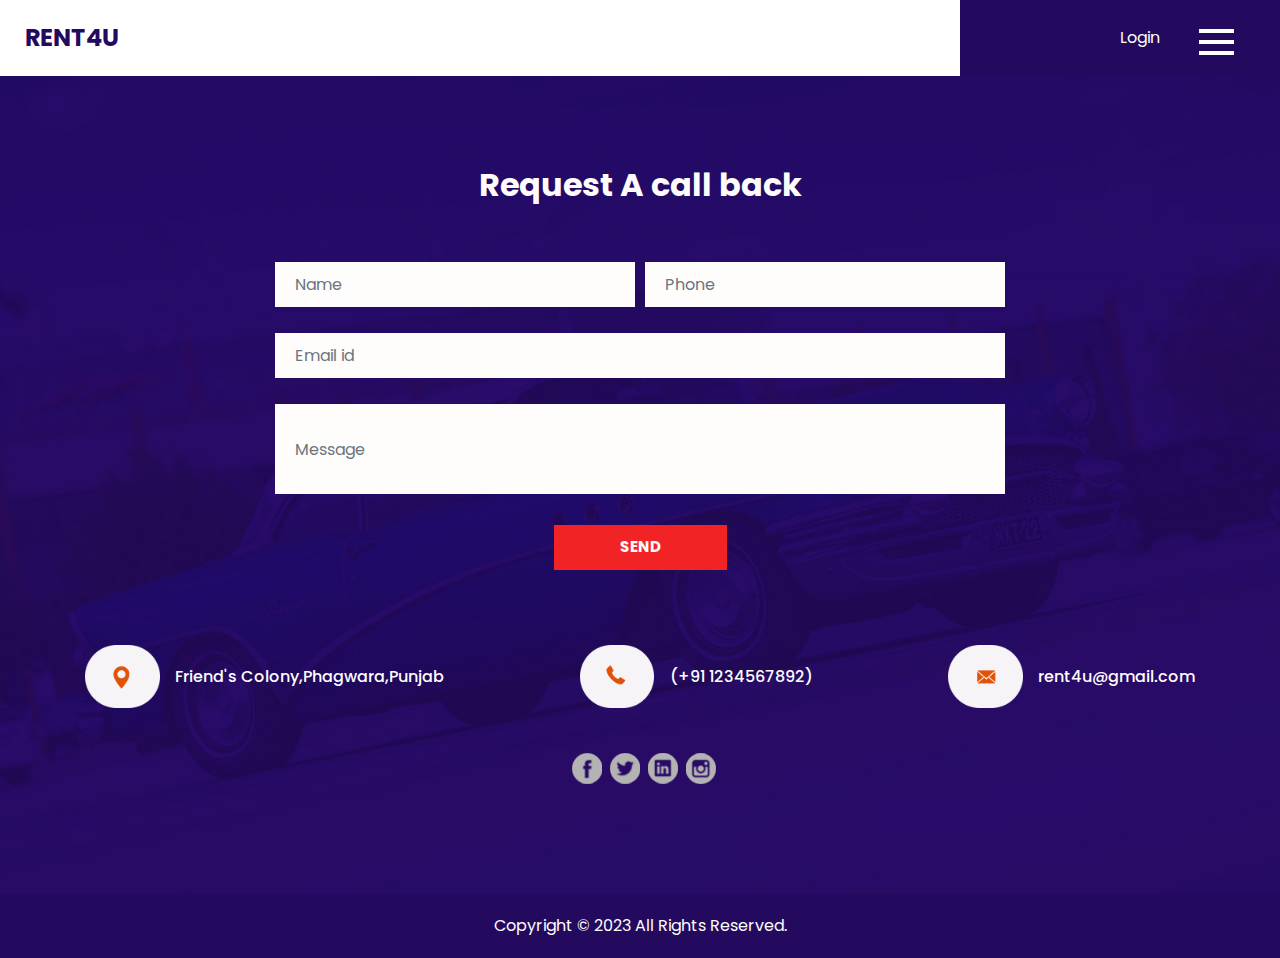
<file: CSE326 PROJECT/contact.html>
<!DOCTYPE html>
<html>

<head>
  <meta charset="utf-8" />
  <meta http-equiv="X-UA-Compatible" content="IE=edge" />
  <meta name="viewport" content="width=device-width, initial-scale=1, shrink-to-fit=no" />
  <meta name="keywords" content="" />
  <meta name="description" content="" />
  <meta name="author" content="" />

  <title>RENT4U</title>

  <link rel="stylesheet" type="text/css" href="https://cdnjs.cloudflare.com/ajax/libs/OwlCarousel2/2.3.4/assets/owl.carousel.min.css" />

  <link rel="stylesheet" type="text/css" href="css/bootstrap.css" />

  <link href="https://fonts.googleapis.com/css?family=Open+Sans:400,700|Poppins:400,600,700&display=swap" rel="stylesheet">

  <link href="css/style.css" rel="stylesheet" />
  <link href="css/responsive.css" rel="stylesheet" />
</head>

<body class="sub_page">
  <div class="hero_area">
    <header class="header_section">
      <div class="container-fluid">
        <nav class="navbar navbar-expand-lg custom_nav-container">
          <a class="navbar-brand" href="index.html">
            <span>
              RENT4U
            </span>
          </a>

          <div class="navbar-collapse" id="">
            <div class="user_option">
              <a href="">
                Login
              </a>
            </div>
            <div class="custom_menu-btn">
              <button onclick="openNav()">
                <span class="s-1"> </span>
                <span class="s-2"> </span>
                <span class="s-3"> </span>
              </button>
            </div>
            <div id="myNav" class="overlay">
              <div class="overlay-content">
                <a href="index.html">Home</a>
                <a href="about.html">About</a>
                <a href="car.html">Cars</a>
                <a href="blog.html">Blog</a>
                <a href="contact.html">Contact Us</a>
                <a href="#">Login</a>
              </div>
            </div>
          </div>
        </nav>
      </div>
    </header>
  </div>


  <section class="contact_section layout_padding">
    <div class="container">
      <div class="heading_container">
        <h2>
          Request A call back
        </h2>
      </div>
      <div class="row">
        <div class="col-md-8 mx-auto">
          <div class="form_container">
            <form>
              <div class="form-row">
                <div class="form-group col-md-6">
                  <input type="text" class="form-control" id="inputName4" placeholder="Name ">
                </div>
                <div class="form-group col-md-6">
                  <input type="text" class="form-control" id="inputSubject4" placeholder="Phone">
                </div>
              </div>
              <div class="form-row">
                <div class="form-group col">
                  <input type="email" class="form-control" id="inputEmail4" placeholder="Email id">
                </div>
              </div>
              <div class="form-group">
                <input type="text" class="form-control" id="inputMessage" placeholder="Message">
              </div>
              <div class="d-flex justify-content-center">
                <button type="submit" class="">Send</button>
              </div>
            </form>
          </div>
        </div>
      </div>
      <div class="contact_items">

        <a href="">
          <div class="img-box">
            <img src="images/location.png" alt="">
          </div>
          <h6>
            Friend's Colony,Phagwara,Punjab
          </h6>
        </a>
        <a href="">
          <div class="img-box">
            <img src="images/call.png" alt="">
          </div>
          <h6>
            (+91 1234567892)
          </h6>
        </a>
        <a href="">
          <div class="img-box">
            <img src="images/mail.png" alt="">
          </div>
          <h6>
            rent4u@gmail.com
          </h6>
        </a>

      </div>
      <div class="social_container">
        <div class="social-box">
          <div>
            <a href="">
              <img src="images/fb.png" alt="">
            </a>
          </div>
          <div>
            <a href="">
              <img src="images/twitter.png" alt="">
            </a>
          </div>
          <div>
            <a href="">
              <img src="images/linkedin.png" alt="">
            </a>
          </div>
          <div>
            <a href="">
              <img src="images/insta.png" alt="">
            </a>
          </div>
        </div>
      </div>
    </div>
  </section>

  <footer class="container-fluid footer_section">
    <p>
      Copyright &copy; 2023 All Rights Reserved.
      <a href="https://html.design/"></a>
    </p>
  </footer>

  <script src="js/jquery-3.4.1.min.js"></script>
  <script src="js/bootstrap.js"></script>
  <script src="https://cdnjs.cloudflare.com/ajax/libs/OwlCarousel2/2.3.4/owl.carousel.min.js">
  </script>
  <script src="js/custom.js"></script>

</body>

</html>
</file>
<file: CSE326 PROJECT/css/style.css>
body {
  font-family: "Poppins",
 sans-serif;
  color: #0c0c0c;
  background-color: #ffffff;
}

.layout_padding {
  padding-top: 90px;
  padding-bottom: 90px;
}

.layout_padding2 {
  padding-top: 45px;
  padding-bottom: 45px;
}

.layout_padding2-top {
  padding-top: 45px;
}

.layout_padding2-bottom {
  padding-bottom: 45px;
}

.layout_padding-top {
  padding-top: 90px;
}

.layout_padding-bottom {
  padding-bottom: 90px;
}

.heading_container {
  display: -webkit-box;
  display: -ms-flexbox;
  display: flex;
  -webkit-box-orient: vertical;
  -webkit-box-direction: normal;
      -ms-flex-direction: column;
          flex-direction: column;
  -webkit-box-align: start;
      -ms-flex-align: start;
          align-items: flex-start;
}

.heading_container h2 {
  font-weight: bold;
  color: #000000;
  position: relative;
}

/*header section*/
.hero_area {
  position: relative;
}

.sub_page .header_section {
  position: unset;
  background: -webkit-gradient(linear, left top, right top, color-stop(75%, transparent), color-stop(75%, #240a5e));
  background: linear-gradient(to right, transparent 75%, #240a5e 75%);
}

.header_section {
  position: absolute;
  width: 100%;
  top: 0;
  left: 0;
}

.header_section .container-fluid {
  padding-right: 25px;
  padding-left: 25px;
}

.header_section .nav_container {
  margin: 0 auto;
}

.custom_nav-container.navbar-expand-lg .navbar-nav .nav-link img {
  width: 22px;
  margin-right: 15px;
}

.custom_nav-container.navbar-expand-lg .navbar-nav .nav-link {
  padding: 0px 25px;
  color: #fefeff;
  text-align: center;
  font-family: "Roboto",
 sans-serif;
}

.custom_menu-btn {
  z-index: 9;
  position: absolute;
  right: 15px;
  top: 14px;
}

.custom_menu-btn button {
  margin-top: 7px;
  outline: none;
  border: none;
  background-color: transparent;
}

.custom_menu-btn span {
  display: block;
  width: 35px;
  height: 4px;
  background-color: #fff;
  margin: 7px 0;
  -webkit-transition: all 0.3s;
  transition: all 0.3s;
}

.custom_menu-btn .custom_menu-btn .s-2 {
  -webkit-transition: all 0.1s;
  transition: all 0.1s;
}

.menu_btn-style button {
  position: fixed;
  right: 29px;
  top: 14px;
}

.menu_btn-style button .s-1 {
  -webkit-transform: rotate(45deg) translateY(16px);
          transform: rotate(45deg) translateY(16px);
}

.menu_btn-style button .s-2 {
  -webkit-transform: translateX(100px);
          transform: translateX(100px);
}

.menu_btn-style button .s-3 {
  -webkit-transform: rotate(-45deg) translateY(-16px);
          transform: rotate(-45deg) translateY(-16px);
}

.overlay {
  height: 100%;
  width: 0;
  position: fixed;
  z-index: 1;
  top: 0;
  left: 0;
  background-color: rgba(36, 10, 94, 0.9);
  overflow-x: hidden;
  -webkit-transition: 0.5s;
  transition: 0.5s;
}

.overlay .closebtn {
  position: absolute;
  top: 0;
  right: 30px;
  font-size: 60px;
}

.overlay a {
  padding: 2px 0px;
  text-decoration: none;
  font-size: 22px;
  color: #f1f1f1;
  display: block;
  -webkit-transition: 0.3s;
  transition: 0.3s;
  text-transform: uppercase;
}

.overlay-content {
  position: relative;
  top: 25%;
  width: 100%;
  text-align: center;
  margin-top: 30px;
}

.menu_width {
  width: 100%;
}

a,
a:hover,
a:focus {
  text-decoration: none;
}

a:hover,
a:focus {
  color: initial;
}

.btn,
.btn:focus {
  outline: none !important;
  -webkit-box-shadow: none;
          box-shadow: none;
}

.custom_nav-container .nav_search-btn {
  background-image: url(../images/search-icon.png);
  background-size: 18px;
  background-repeat: no-repeat;
  width: 35px;
  height: 35px;
  padding: 0;
  border: none;
  margin: 0 40px 0 15px;
  background-position: center;
}

.navbar-brand {
  display: -webkit-box;
  display: -ms-flexbox;
  display: flex;
  -webkit-box-align: center;
      -ms-flex-align: center;
          align-items: center;
}

.navbar-brand span {
  font-size: 24px;
  font-weight: 700;
  color: #240a5e;
}

.custom_nav-container {
  z-index: 99999;
  padding: 15px 0;
}

.custom_nav-container .navbar-toggler {
  outline: none;
}

.custom_nav-container .navbar-toggler .navbar-toggler-icon {
  background-image: url(../images/menu.png);
  background-size: 55px;
}

.user_option {
  margin-left: auto;
  margin-right: 95px;
}

.user_option a {
  color: #fefdfc;
  font-size: 16px;
}

/*end header section*/
.slider_section .carousel {
  position: unset;
}

.slider_section .slider_container {
  display: -webkit-box;
  display: -ms-flexbox;
  display: flex;
}

.slider_section .slider_container .img-box {
  -webkit-box-flex: 2.5;
      -ms-flex: 2.5;
          flex: 2.5;
}

.slider_section .slider_container .img-box img {
  width: 100%;
}

.slider_section .slider_container .detail_container {
  position: relative;
  -webkit-box-flex: 1;
      -ms-flex: 1;
          flex: 1;
  background-color: #240a5e;
  display: -webkit-box;
  display: -ms-flexbox;
  display: flex;
  -webkit-box-align: center;
      -ms-flex-align: center;
          align-items: center;
  -webkit-box-pack: center;
      -ms-flex-pack: center;
          justify-content: center;
}

.slider_section .slider_container .detail_container #carouselExampleControls {
  width: 100%;
}

.slider_section .slider_container .detail_container .detail-box {
  width: -webkit-fit-content;
  width: -moz-fit-content;
  width: fit-content;
  margin: auto;
}

.slider_section .slider_container .detail_container .detail-box h1 {
  font-family: "Open Sans",
 sans-serif;
  text-transform: uppercase;
  font-weight: bold;
  color: #fefdfc;
  font-size: 3.5rem;
}

.slider_section .slider_container .detail_container .detail-box a {
  display: inline-block;
  padding: 10px 45px;
  background-color: #f22324;
  color: #fefdfc;
  border-radius: 0;
  border: 1px solid #f22324;
  text-transform: uppercase;
  margin-top: 35px;
}

.slider_section .slider_container .detail_container .detail-box a:hover {
  background-color: transparent;
  color: #f22324;
}

.slider_section .carousel-control-prev,
.slider_section .carousel-control-next {
  width: 50px;
  height: 50px;
  left: 0;
  opacity: 1;
  -webkit-transform: translateX(-50%);
          transform: translateX(-50%);
  background-repeat: no-repeat;
  background-color: #240a5e;
  background-size: 20px;
  background-position: center;
}

.slider_section .carousel-control-prev {
  top: 15%;
  background-image: url(../images/prev.png);
}

.slider_section .carousel-control-next {
  top: initial;
  bottom: 15%;
  background-image: url(../images/next.png);
}

.book_section {
  display: -webkit-box;
  display: -ms-flexbox;
  display: flex;
  -webkit-transform: translateY(-75px);
          transform: translateY(-75px);
}

.book_section .form_container {
  -webkit-box-flex: 2.5;
      -ms-flex: 2.5;
          flex: 2.5;
  display: -webkit-box;
  display: -ms-flexbox;
  display: flex;
  -webkit-box-pack: center;
      -ms-flex-pack: center;
          justify-content: center;
}

.book_section .img-box {
  -webkit-box-flex: 1;
      -ms-flex: 1;
          flex: 1;
  margin-top: 45px;
}

.book_section .img-box img {
  width: 100%;
}

.book_section form {
  width: 75%;
  padding: 15px 35px;
  background-color: #fefdfc;
  -webkit-box-shadow: 0px 0px 20px 11px rgba(0, 0, 0, 0.09);
  box-shadow: 0px 0px 20px 11px rgba(0, 0, 0, 0.09);
  border-radius: 10px;
}

.book_section form label {
  color: #656565;
  margin-bottom: 2px;
  margin-top: 10px;
}

.book_section form .form-control {
  outline: none;
  -webkit-box-shadow: none;
          box-shadow: none;
  border-radius: 0;
  border: 1px solid #8e8e8e;
  color: #000000;
}

.book_section form .form-control::-webkit-input-placeholder {
  color: #1d1c1c;
}

.book_section form .form-control:-ms-input-placeholder {
  color: #1d1c1c;
}

.book_section form .form-control::-ms-input-placeholder {
  color: #1d1c1c;
}

.book_section form .form-control::placeholder {
  color: #1d1c1c;
}

.book_section form .btn-container {
  height: 100%;
  display: -webkit-box;
  display: -ms-flexbox;
  display: flex;
  -webkit-box-pack: center;
      -ms-flex-pack: center;
          justify-content: center;
  -webkit-box-align: center;
      -ms-flex-align: center;
          align-items: center;
}

.book_section form .btn-container button {
  display: inline-block;
  padding: 10px 65px;
  background-color: #240a5e;
  color: #fefdfc;
  border-radius: 0;
  border: 1px solid #240a5e;
  margin-top: 25px;
}

.book_section form .btn-container button:hover {
  background-color: transparent;
  color: #240a5e;
}

.book_section form .btn-container button:hover {
  color: #1b0847;
}

.car_section .car_container {
  display: -webkit-box;
  display: -ms-flexbox;
  display: flex;
  -webkit-box-pack: justify;
      -ms-flex-pack: justify;
          justify-content: space-between;
  -ms-flex-wrap: wrap;
      flex-wrap: wrap;
  padding: 75px 0;
}

.car_section .car_container .box {
  min-width: 250px;
  max-width: 250px;
  margin: 55px 15px;
  display: -webkit-box;
  display: -ms-flexbox;
  display: flex;
  -webkit-box-orient: vertical;
  -webkit-box-direction: normal;
      -ms-flex-direction: column;
          flex-direction: column;
  -webkit-box-align: center;
      -ms-flex-align: center;
          align-items: center;
  text-align: center;
  position: relative;
}

.car_section .car_container .box .img-box {
  display: -webkit-box;
  display: -ms-flexbox;
  display: flex;
  -webkit-box-pack: center;
      -ms-flex-pack: center;
          justify-content: center;
  padding-bottom: 15px;
  width: 100%;
}

.car_section .car_container .box .img-box img {
  max-width: 100%;
}

.car_section .car_container .box .detail-box {
  margin-top: 15px;
}

.car_section .car_container .box .detail-box h5 {
  font-weight: bold;
}

.car_section .car_container .box .detail-box a {
  display: inline-block;
  padding: 8px 25px;
  background-color: #f22324;
  color: #fefdfc;
  border-radius: #000000;
  border: 1px solid #f22324;
  margin-top: 25px;
}

.car_section .car_container .box .detail-box a:hover {
  background-color: transparent;
  color: #f22324;
}

.car_section .car_container .box::before {
  content: "";
  position: absolute;
  top: 50%;
  left: 50%;
  width: 250px;
  height: 250px;
  -webkit-transform: translate(-50%, -50%) scale(2);
          transform: translate(-50%, -50%) scale(2);
  border-radius: 100%;
  background-color: #f2f2f2;
  z-index: -1;
}

.about_section .row {
  -webkit-box-align: center;
      -ms-flex-align: center;
          align-items: center;
}

.about_section .img-box img {
  width: 100%;
}

.about_section .detail-box {
  text-align: center;
}

.about_section .detail-box h2 {
  font-weight: bold;
}

.about_section .detail-box p {
  margin-top: 15px;
}

.about_section .detail-box a {
  display: inline-block;
  padding: 8px 25px;
  background-color: #f22324;
  color: #fefdfc;
  border-radius: #000000;
  border: 1px solid #f22324;
  margin-top: 15px;
}

.about_section .detail-box a:hover {
  background-color: transparent;
  color: #f22324;
}

.best_section {
  -webkit-box-shadow: 0 0 10px 0 rgba(0, 0, 0, 0.15);
          box-shadow: 0 0 10px 0 rgba(0, 0, 0, 0.15);
  padding: 25px 0;
}

.best_section .book_now {
  display: -webkit-box;
  display: -ms-flexbox;
  display: flex;
  -webkit-box-pack: justify;
      -ms-flex-pack: justify;
          justify-content: space-between;
  -webkit-box-align: center;
      -ms-flex-align: center;
          align-items: center;
}

.best_section .book_now .detail-box h2 {
  font-weight: bold;
}

.best_section .book_now .detail-box p {
  margin: 0;
}

.best_section .book_now .btn-box a {
  display: inline-block;
  padding: 10px 60px;
  background-color: #f22324;
  color: #fefdfc;
  border-radius: #000000;
  border: 1px solid #f22324;
}

.best_section .book_now .btn-box a:hover {
  background-color: transparent;
  color: #f22324;
}

.rent_section {
  background-color: #240a5e;
}

.rent_section .heading_container h2 {
  color: #6f6e6e;
  margin-bottom: 35px;
}

.rent_section .heading_container h2::first-letter {
  color: #000000;
}

.rent_section .heading_container h2 span {
  color: #2e303c;
}

.rent_section .rent_container {
  display: -webkit-box;
  display: -ms-flexbox;
  display: flex;
  -ms-flex-wrap: wrap;
      flex-wrap: wrap;
  -webkit-box-pack: center;
      -ms-flex-pack: center;
          justify-content: center;
}

.rent_section .rent_container .box {
  width: 340px;
  margin: 15px;
  background-color: #fefdfc;
  display: -webkit-box;
  display: -ms-flexbox;
  display: flex;
  -webkit-box-orient: vertical;
  -webkit-box-direction: normal;
      -ms-flex-direction: column;
          flex-direction: column;
  -webkit-box-align: center;
      -ms-flex-align: center;
          align-items: center;
  text-align: center;
  padding: 20px 25px;
  padding-bottom: 0;
  border-radius: 5px;
}

.rent_section .rent_container .box .img-box {
  margin: 50px 0;
  height: 92px;
  display: -webkit-box;
  display: -ms-flexbox;
  display: flex;
  -webkit-box-pack: center;
      -ms-flex-pack: center;
          justify-content: center;
  -webkit-box-align: center;
      -ms-flex-align: center;
          align-items: center;
}

.rent_section .rent_container .box .img-box img {
  max-width: 100%;
}

.rent_section .rent_container .box .price a {
  display: inline-block;
  padding: 8px 25px;
  background-color: #f22324;
  color: #fefdfc;
  border-radius: #000000;
  border: 1px solid #f22324;
  font-weight: bold;
}

.rent_section .rent_container .box .price a:hover {
  background-color: transparent;
  color: #f22324;
}

.rent_section .btn-box {
  display: -webkit-box;
  display: -ms-flexbox;
  display: flex;
  -webkit-box-pack: center;
      -ms-flex-pack: center;
          justify-content: center;
}

.rent_section .btn-box a {
  display: inline-block;
  padding: 10px 65px;
  background-color: #fefdfc;
  color: #1a1919;
  border-radius: 0;
  border: 1px solid #fefdfc;
  margin-top: 35px;
}

.rent_section .btn-box a:hover {
  background-color: transparent;
  color: #fefdfc;
}

.blog_section .blog_container {
  width: 90%;
  margin: auto;
}

.blog_section .blog_container .date-box {
  padding: 15px 25px;
  color: #252525;
  position: relative;
  z-index: 2;
  text-align: center;
}

.blog_section .blog_container .date-box h6 {
  margin: 0;
}

.blog_section .blog_container .box {
  margin: 45px 20px;
  display: -webkit-box;
  display: -ms-flexbox;
  display: flex;
  -webkit-box-orient: vertical;
  -webkit-box-direction: normal;
      -ms-flex-direction: column;
          flex-direction: column;
  -webkit-box-align: center;
      -ms-flex-align: center;
          align-items: center;
  -webkit-box-shadow: 0 0 20px 0 rgba(0, 0, 0, 0.15);
          box-shadow: 0 0 20px 0 rgba(0, 0, 0, 0.15);
}

.blog_section .blog_container .box .img-box {
  width: 100%;
}

.blog_section .blog_container .box .img-box img {
  width: 100%;
}

.blog_section .blog_container .box .detail-box {
  padding: 15px;
}

.blog_section .blog_container .box .detail-box h5 {
  font-weight: bold;
}

.blog_section .blog_container .box .detail-box p {
  margin: 0;
}

.blog_section .owl-carousel .owl-nav .owl-prev,
.blog_section .owl-carousel .owl-nav .owl-next {
  width: 50px;
  height: 50px;
  background-size: 15px;
  background-position: center;
  background-repeat: no-repeat;
  position: absolute;
  top: -115px;
  outline: none;
}

.blog_section .owl-carousel .owl-nav .owl-prev {
  left: calc(95% - 45px);
  background-image: url(../images/left-angle.png);
}

.blog_section .owl-carousel .owl-nav .owl-prev:hover {
  background-image: url(../images/left-angle-grey.png);
}

.blog_section .owl-carousel .owl-nav .owl-next {
  right: calc(5% - 45px);
  background-image: url(../images/right-angle.png);
}

.blog_section .owl-carousel .owl-nav .owl-next:hover {
  background-image: url(../images/right-angle-grey.png);
}

.us_section .heading_container {
  -webkit-box-align: center;
      -ms-flex-align: center;
          align-items: center;
  text-align: center;
}

.us_section .us_container {
  background-image: url(../images/us-bg.jpg);
  background-size: cover;
}

.us_section .us_container .content_box {
  display: -webkit-box;
  display: -ms-flexbox;
  display: flex;
  -ms-flex-wrap: wrap;
      flex-wrap: wrap;
  -webkit-box-pack: center;
      -ms-flex-pack: center;
          justify-content: center;
}

.us_section .us_container .content_box .box {
  display: -webkit-box;
  display: -ms-flexbox;
  display: flex;
  -webkit-box-orient: vertical;
  -webkit-box-direction: normal;
      -ms-flex-direction: column;
          flex-direction: column;
  -webkit-box-align: center;
      -ms-flex-align: center;
          align-items: center;
  text-align: center;
  margin: 25px;
}

.us_section .us_container .content_box .box .img-box img {
  max-width: 100%;
}

.us_section .us_container .content_box .box .detail-box {
  margin-top: 15px;
}

.us_section .us_container .content_box .box .detail-box h5 {
  color: #fefdfc;
}

.us_section .us_container .btn-box {
  display: -webkit-box;
  display: -ms-flexbox;
  display: flex;
  -webkit-box-pack: center;
      -ms-flex-pack: center;
          justify-content: center;
}

.us_section .us_container .btn-box a {
  display: inline-block;
  padding: 10px 65px;
  background-color: #fefdfc;
  color: #1a1919;
  border-radius: 0;
  border: 1px solid #fefdfc;
  margin-top: 35px;
}

.us_section .us_container .btn-box a:hover {
  background-color: transparent;
  color: #fefdfc;
}

.client_section {
  font-family: "Open Sans",
 sans-serif;
}

.client_section .heading_container {
  -webkit-box-align: center;
      -ms-flex-align: center;
          align-items: center;
  text-align: center;
}

.client_section .box {
  display: -webkit-box;
  display: -ms-flexbox;
  display: flex;
  -webkit-box-orient: vertical;
  -webkit-box-direction: normal;
      -ms-flex-direction: column;
          flex-direction: column;
  -webkit-box-align: center;
      -ms-flex-align: center;
          align-items: center;
  margin: 15px;
}

.client_section .box .detail-box {
  -webkit-box-shadow: 0 0 15px 0 rgba(0, 0, 0, 0.15);
          box-shadow: 0 0 15px 0 rgba(0, 0, 0, 0.15);
  border-radius: 10px;
  padding: 25px;
  margin-bottom: 25px;
}

.client_section .box .client_id {
  display: -webkit-box;
  display: -ms-flexbox;
  display: flex;
  -webkit-box-orient: vertical;
  -webkit-box-direction: normal;
      -ms-flex-direction: column;
          flex-direction: column;
  -webkit-box-align: center;
      -ms-flex-align: center;
          align-items: center;
  text-align: center;
}

.client_section .box .client_id .img-box {
  position: relative;
  display: -webkit-box;
  display: -ms-flexbox;
  display: flex;
  -webkit-box-pack: center;
      -ms-flex-pack: center;
          justify-content: center;
  -webkit-box-align: center;
      -ms-flex-align: center;
          align-items: center;
  width: 75px;
  height: 75px;
  border-radius: 100%;
  background-color: #f2f2f2;
}

.client_section .box .client_id .img-box img {
  width: 25px;
}

.client_section .box .client_id .img-box .img-2 {
  display: none;
}

.client_section .box .client_id .name {
  margin-top: 10px;
}

.client_section .box .client_id .name h6 {
  font-weight: 600;
}

.client_section .box:hover .client_id .img-box {
  background-color: #2e1b69;
}

.client_section .box:hover .client_id .img-box .img-1 {
  display: none;
}

.client_section .box:hover .client_id .img-box .img-2 {
  display: inline-block;
}

.client_section .carousel-wrap {
  margin: 0 auto;
  padding: 0 5%;
  position: relative;
}

.client_section .owl-carousel .owl-nav .owl-prev,
.client_section .owl-carousel .owl-nav .owl-next {
  width: 50px;
  height: 50px;
  background-size: 15px;
  background-position: center;
  background-repeat: no-repeat;
  position: absolute;
  top: 100%;
  outline: none;
}

.client_section .owl-carousel .owl-nav .owl-prev {
  left: calc(50% - 45px);
  background-image: url(../images/left-angle.png);
}

.client_section .owl-carousel .owl-nav .owl-prev:hover {
  background-image: url(../images/left-angle-grey.png);
}

.client_section .owl-carousel .owl-nav .owl-next {
  right: calc(50% - 45px);
  background-image: url(../images/right-angle.png);
}

.client_section .owl-carousel .owl-nav .owl-next:hover {
  background-image: url(../images/right-angle-grey.png);
}

.contact_section {
  background-image: url(../images/contact-bg.jpg);
  background-size: cover;
  color: #fefdfc;
}

.contact_section .heading_container {
  -webkit-box-align: center;
      -ms-flex-align: center;
          align-items: center;
  text-align: center;
  margin-bottom: 45px;
}

.contact_section .heading_container h2 {
  color: #fefdfc;
}

.contact_section .form_container form .form-control {
  border: none;
  background-color: #fefdfc;
  outline: none;
  -webkit-box-shadow: none;
          box-shadow: none;
  padding-left: 20px;
  height: 45px;
  margin: 5px 0;
  border-radius: 0;
}

.contact_section .form_container form #inputMessage {
  height: 90px;
}

.contact_section .form_container form button {
  display: inline-block;
  padding: 10px 65px;
  background-color: #f22324;
  color: #fefdfc;
  border-radius: 0;
  border: 1px solid #f22324;
  text-transform: uppercase;
  -webkit-box-shadow: none;
          box-shadow: none;
  outline: none;
  margin-top: 15px;
  font-size: 15px;
  font-weight: bold;
}

.contact_section .form_container form button:hover {
  background-color: transparent;
  color: #f22324;
}

.contact_section .contact_items {
  margin-top: 75px;
  display: -webkit-box;
  display: -ms-flexbox;
  display: flex;
  -webkit-box-pack: justify;
      -ms-flex-pack: justify;
          justify-content: space-between;
}

.contact_section .contact_items a {
  display: -webkit-box;
  display: -ms-flexbox;
  display: flex;
  -webkit-box-align: center;
      -ms-flex-align: center;
          align-items: center;
}

.contact_section .contact_items a .img-box {
  width: 75px;
  min-width: 75px;
  margin-right: 15px;
}

.contact_section .contact_items a .img-box img {
  max-width: 100%;
}

.contact_section .contact_items a h6 {
  color: #fefdfc;
  margin: 0;
}

.contact_section .social_container {
  margin-top: 45px;
}

.contact_section .social_container .social-box {
  display: -webkit-box;
  display: -ms-flexbox;
  display: flex;
  -webkit-box-pack: center;
      -ms-flex-pack: center;
          justify-content: center;
  margin: 0 auto 20px auto;
}

.contact_section .social_container .social-box img {
  width: 30px;
  margin-left: 8px;
}

.map_section {
  height: 400px;
}

.map_section .map_container {
  height: 100%;
}

.map_section .map_container .map-responsive {
  height: 100%;
}

/* footer section*/
.footer_section {
  background-color: #240a5e;
  padding: 20px;
}

.footer_section p {
  margin: 0;
  text-align: center;
  color: #fefdfc;
}

.footer_section a {
  color: #fefdfc;
}
</file>
<file: CSE326 PROJECT/css/responsive.css>
@media (max-width: 1120px) {
    .slider_section .slider_container .detail_container .detail-box h1 {
        font-size: 3rem;
    }
}

@media (max-width: 992px) {
    .slider_section .slider_container {
        flex-direction: column;
    }

    .custom_menu-btn span {
        background-color: #000000;
    }

    .sub_page .header_section {
        background: none;
    }

    .custom_menu-btn.menu_btn-style button span {
        background-color: #ffffff;
    }

    .user_option a {
        display: none;
    }

    .slider_section .slider_container .detail_container .detail-box {
        width: auto;
        text-align: center;
        margin: 45px auto 125px auto;
    }

    .slider_section .carousel-control-prev,
    .slider_section .carousel-control-next {
        top: -25px;
        transform: none;
    }

    .slider_section .carousel-control-prev {
        left: 25px;
    }

    .slider_section .carousel-control-next {
        left: initial;
        right: 25px;
    }

    .book_section form {
        width: 90%;
    }

    .car_section .car_container {
        justify-content: center;
    }

    .rent_section .rent_container .box {
        width: 300px;
    }

    .contact_section .contact_items {
        flex-wrap: wrap;
        width: min-content;
        margin-left: auto;
        margin-right: auto;
    }

    .contact_section .contact_items a {
        margin: 25px;
    }
}

@media (max-width: 768px) {
    .best_section .book_now {
        flex-direction: column;
        text-align: center;
    }

    .best_section .book_now .detail-box {
        margin-bottom: 25px;
    }

    .blog_section .owl-carousel .owl-nav .owl-prev,
    .blog_section .owl-carousel .owl-nav .owl-next {
        top: -40px;
    }

    .blog_section .owl-carousel .owl-nav .owl-prev {

        left: calc(50% - 45px);
    }

    .blog_section .owl-carousel .owl-nav .owl-next {

        right: calc(50% - 45px);
    }
}

@media (max-width: 576px) {
    .book_section .img-box {
        display: none;
    }

    .blog_section .blog_container {
        width: 100%;
    }

    .slider_section .carousel-control-prev,
    .slider_section .carousel-control-next {
        display: none;
    }


    @media (max-width: 480px) {
        .car_section .car_container .box::before {
            border-radius: 0;
        }

        .blog_section .blog_container {
            width: 100%;
        }
    }

    @media (max-width: 400px) {}

    @media (max-width: 376px) {
        .slider_section .slider_container .detail_container .detail-box h1 {
            font-size: 2.5rem;
        }
    }

    @media (min-width: 1200px) {
        .container {
            max-width: 1170px;
        }

    }
</file>
